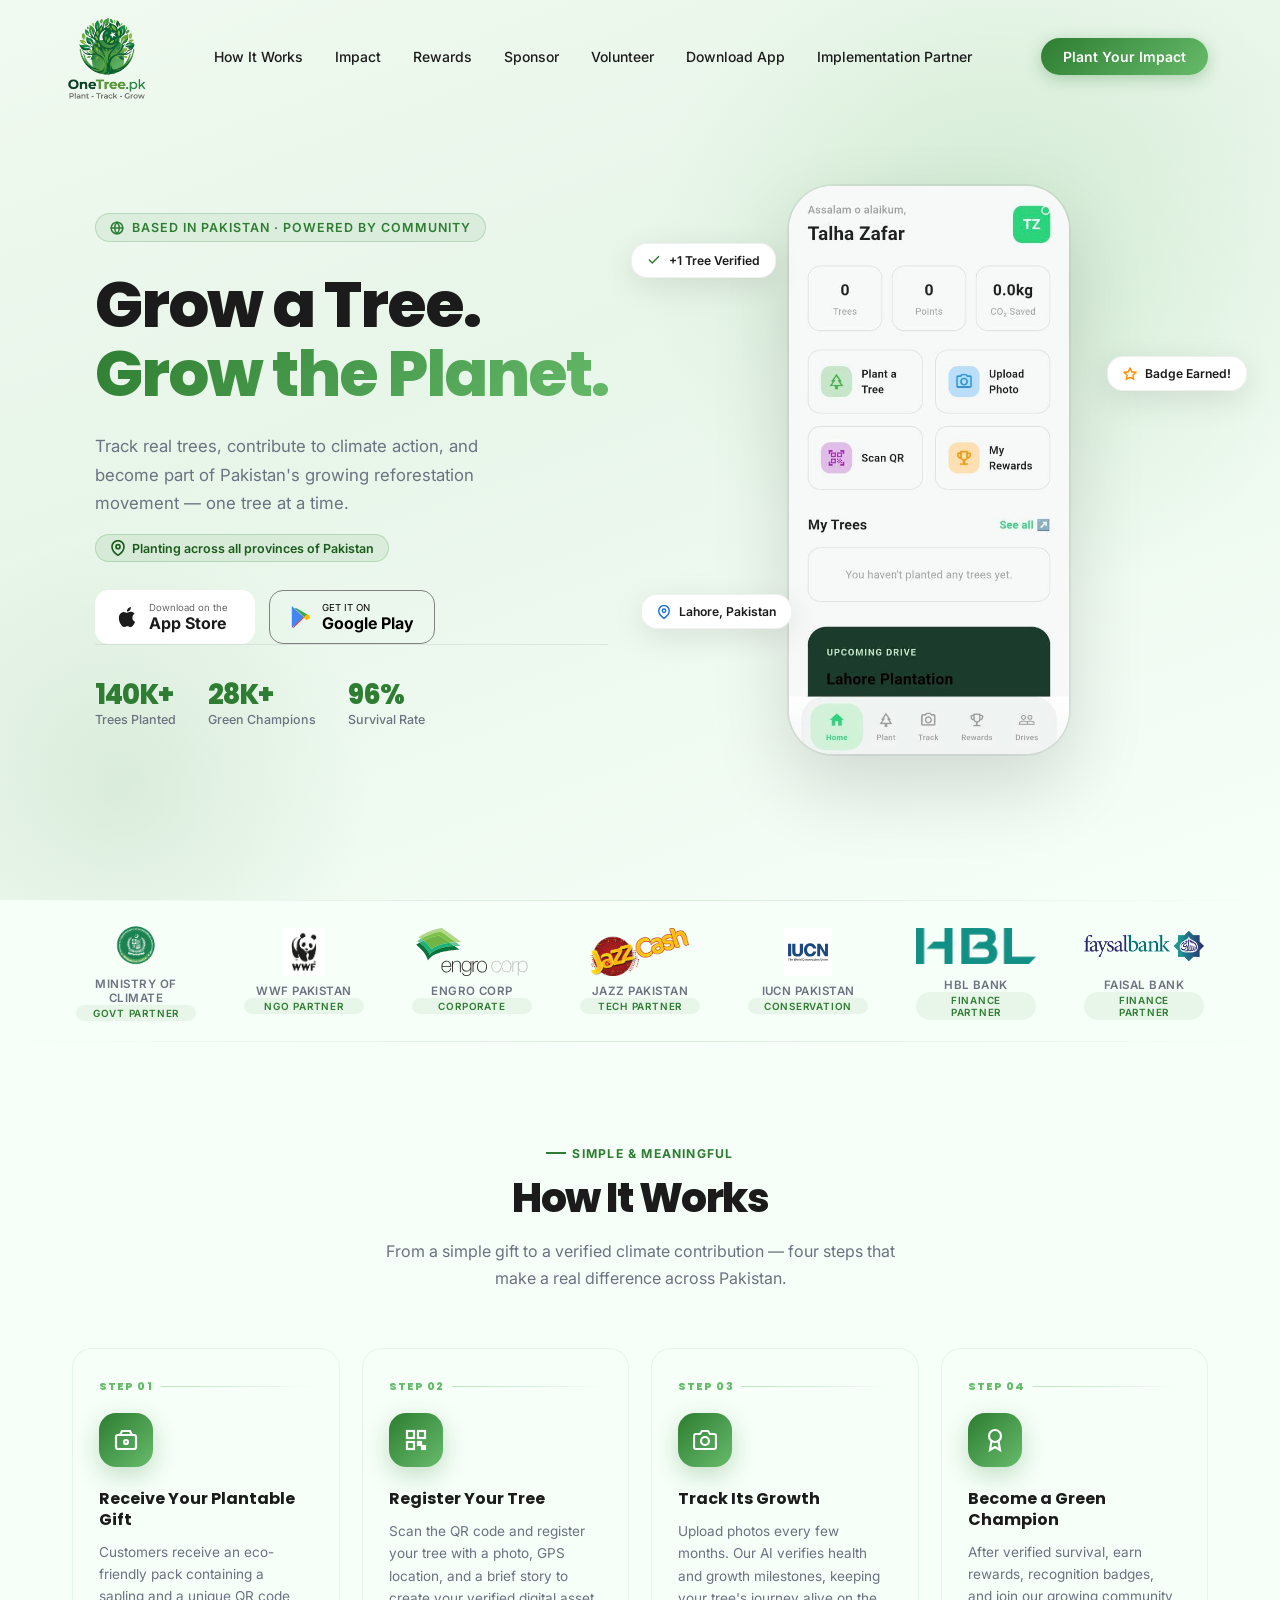
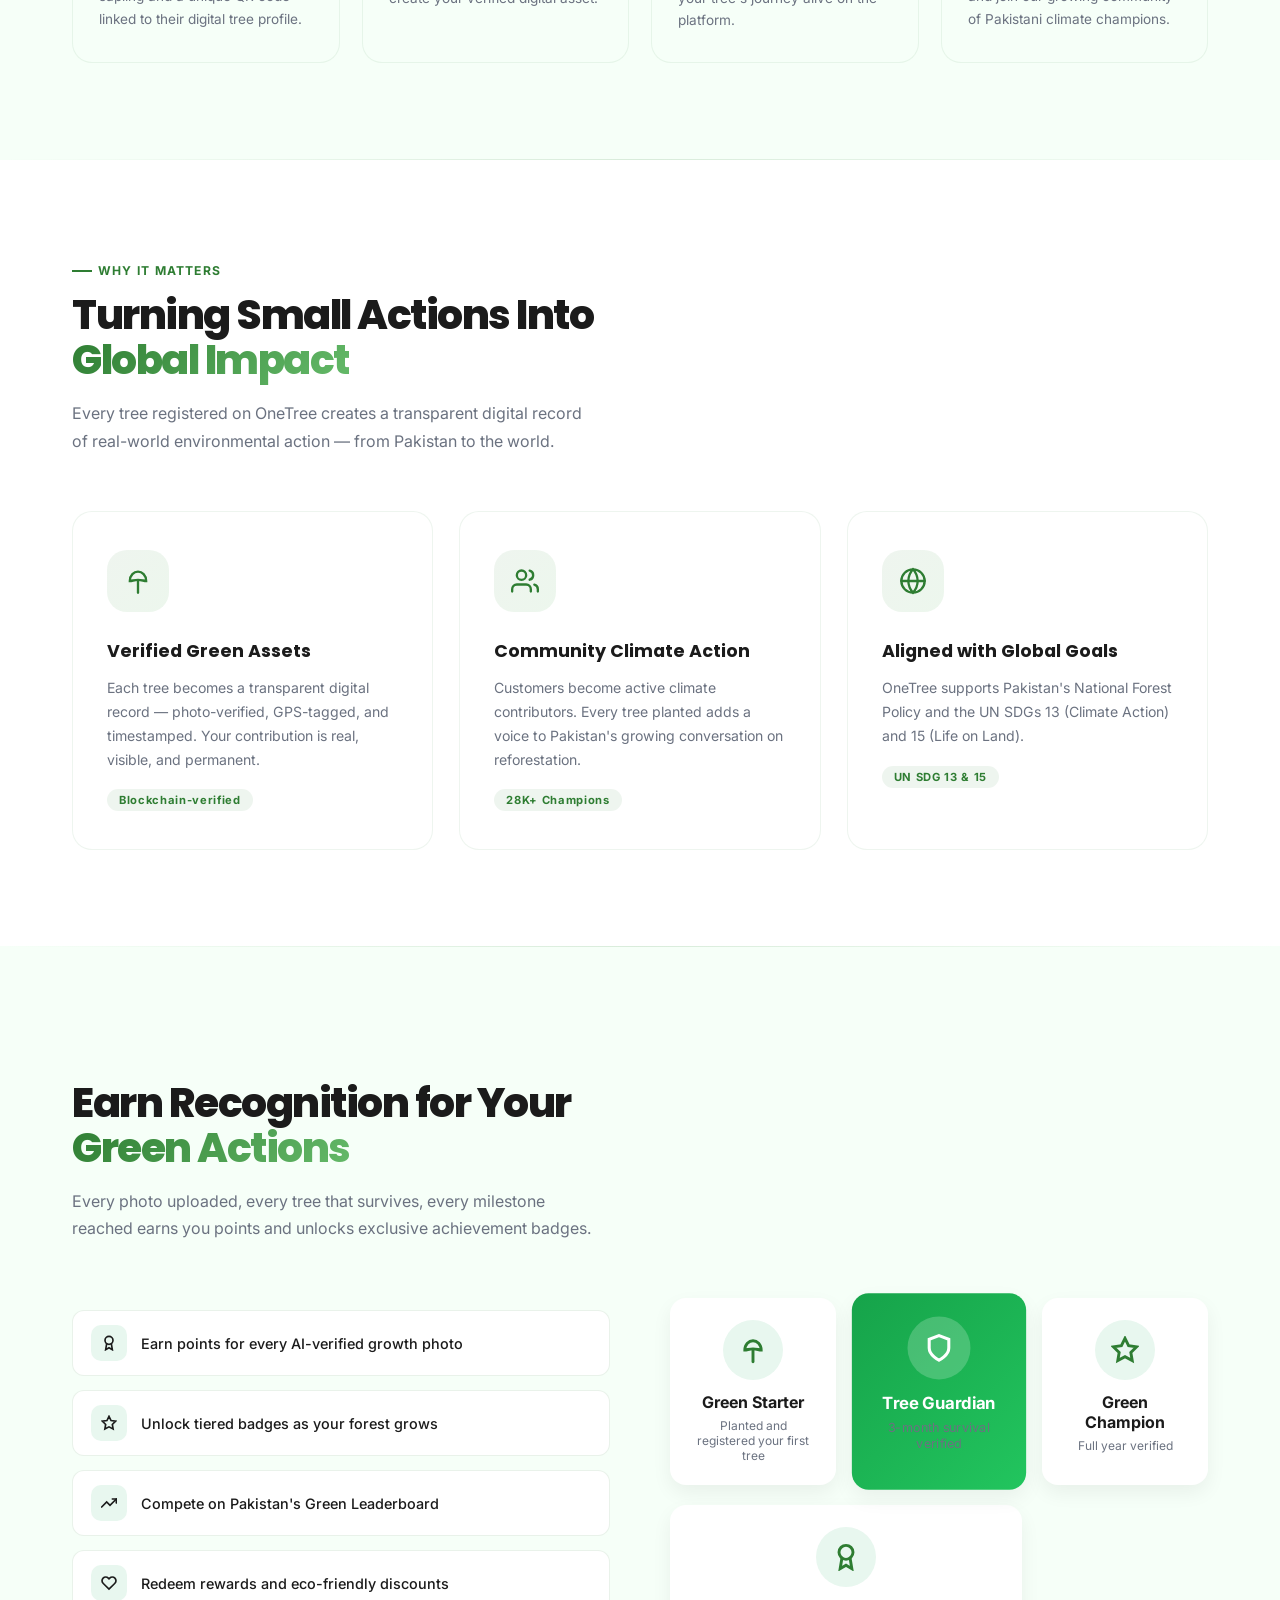
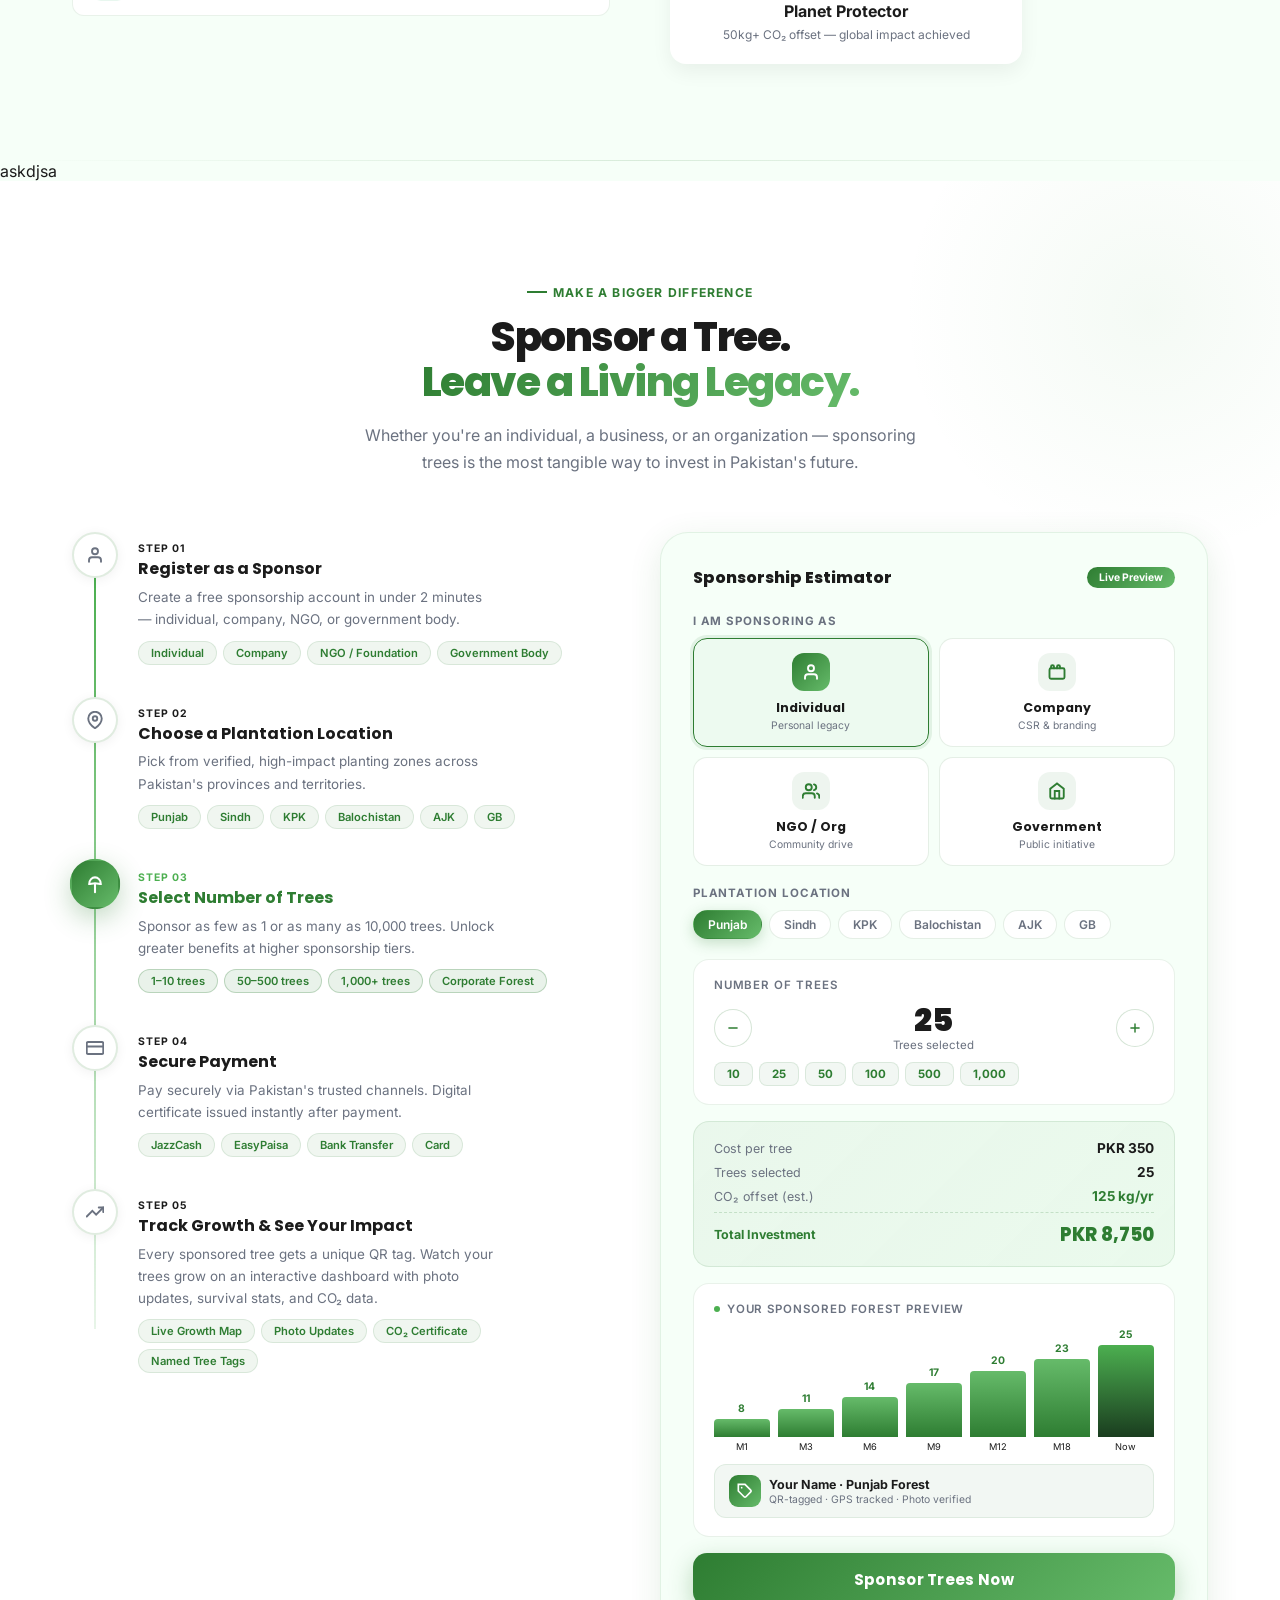
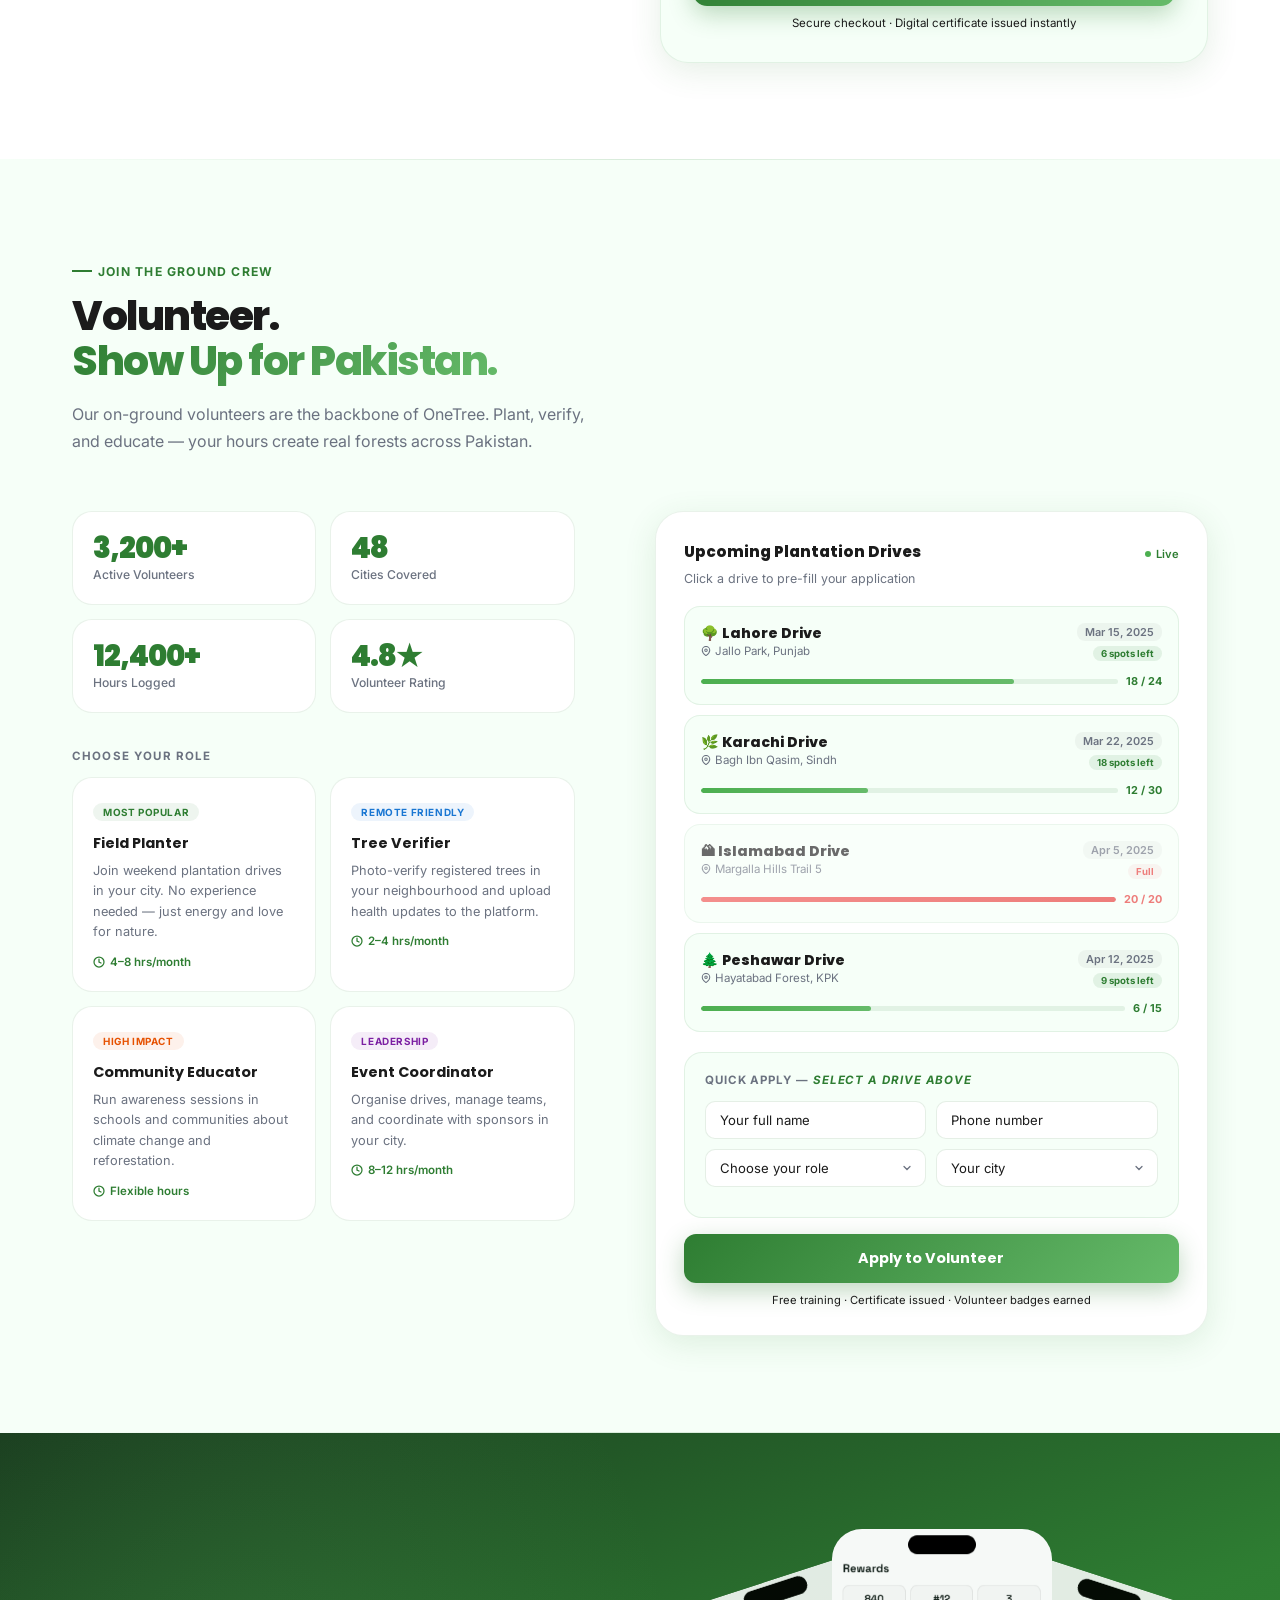
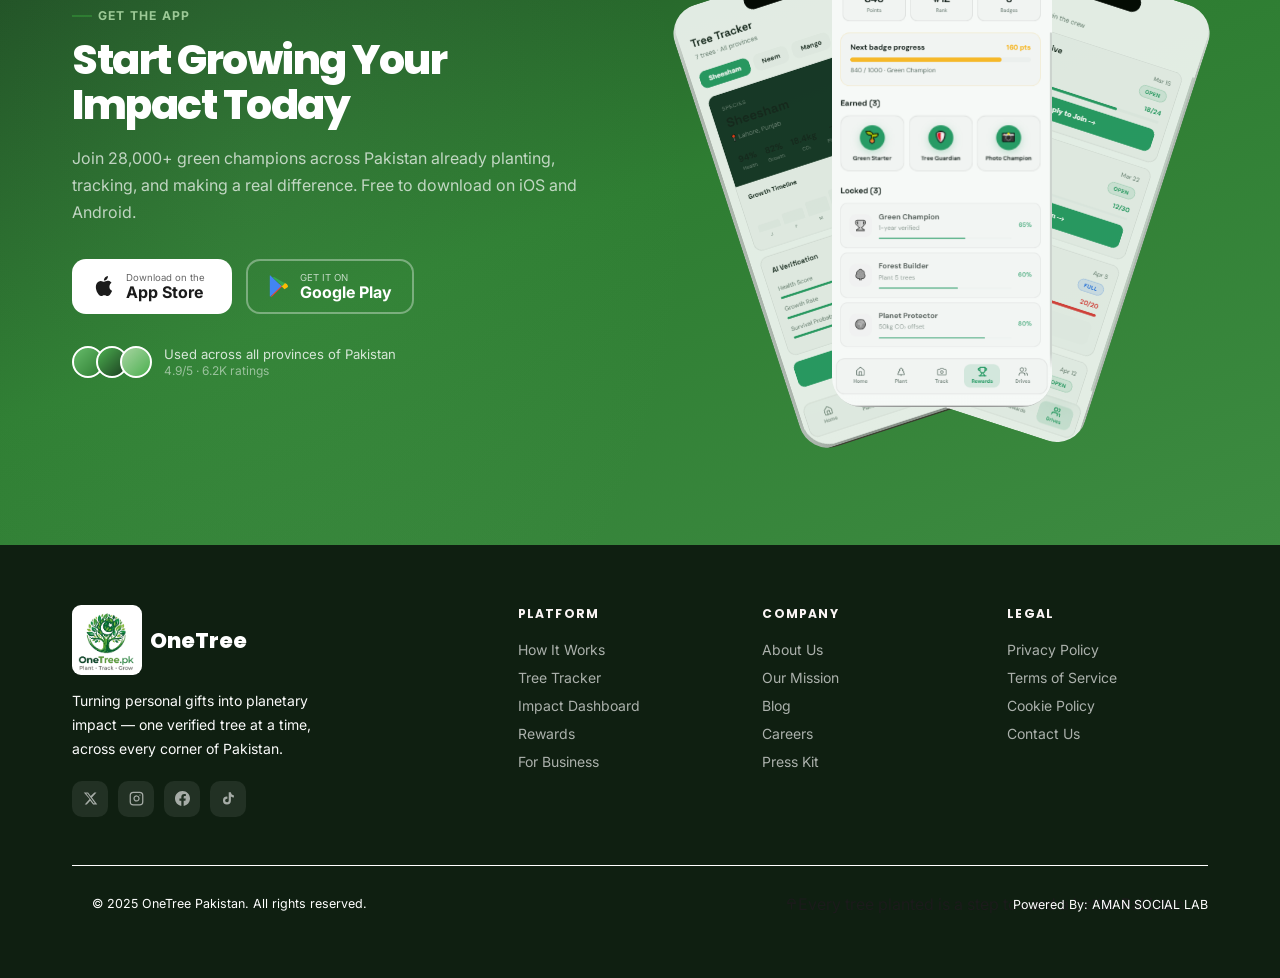
<file: index.html>
<!DOCTYPE html>
<html lang="en">
<head>
<meta charset="UTF-8">
<meta name="viewport" content="width=device-width, initial-scale=1.0">
<title>OneTree — Grow a Tree. Grow the Planet. Pakistan</title>
<meta name="description" content="Track real trees, contribute to climate action, and become part of Pakistan's growing reforestation movement.">
<meta name="theme-color" content="#2E7D32">
<!-- Open Graph (for social sharing previews) -->
<meta property="og:title" content="OneTree Pakistan">
<meta property="og:description" content="Grow a Tree. Grow the Planet.">
<meta property="og:type" content="website">
<link href="https://fonts.googleapis.com/css2?family=Poppins:wght@300;400;500;600;700;800;900&family=Inter:wght@300;400;500;600&display=swap" rel="stylesheet">
<link rel="stylesheet" href="css/style.css">
<script>
  (function redirectLegacyTreeHashRoute() {
    const hash = window.location.hash || '';
    const match = hash.match(/^#\/tree\/([^/?#]+)/i);
    if (!match) return;

    const identifier = decodeURIComponent(match[1]).trim();
    if (!/^[A-Za-z0-9_-]{1,128}$/.test(identifier)) return;

    const pathname = window.location.pathname || '/';
    const basePath = pathname.endsWith('.html')
      ? pathname.slice(0, pathname.lastIndexOf('/') + 1)
      : (pathname.endsWith('/') ? pathname : pathname + '/');

    const target = basePath + 'public-tree.html?tree_code=' + encodeURIComponent(identifier);
    window.location.replace(target);
  })();
</script>
</head>
<body>

<!-- ─── MOBILE MENU ──────────────────────────────────────── -->
<div class="mobile-menu" id="mobileMenu">
  <span class="close-btn" onclick="closeMobile()">×</span>
  <a href="#" onclick="closeMobile()">Home</a>
  <a href="#how" onclick="closeMobile()">How It Works</a>
  <a href="#impact" onclick="closeMobile()">Impact</a>
  <a href="#rewards" onclick="closeMobile()">Rewards</a>
  <a href="#sponsor-tree" onclick="closeMobile()">Sponsor</a>
  <a href="#volunteer" onclick="closeMobile()">Volunteer</a>
  <a href="#download" onclick="closeMobile()">Download App</a>
  <a href="#download" class="btn-nav" onclick="closeMobile()" style="font-size:1rem;padding:14px 32px;">Plant Your Impact</a>
</div>

<!-- ─── NAVBAR ───────────────────────────────────────────── -->
<nav id="navbar">
  <div class="nav-inner">
    <a href="#" class="nav-logo">
      <div class="nav-logo-icon" style="padding: 10px;">
        <img src="images\onetree.png" alt="logo" width="100px"  height="100px">
      </div>
    </a>
    <ul class="nav-links">
      <li><a href="#how">How It Works</a></li>
      <li><a href="#impact">Impact</a></li>
      <li><a href="#rewards">Rewards</a></li>
      <li><a href="#sponsor-tree">Sponsor</a></li>
      <li><a href="#volunteer">Volunteer</a></li>
      <li><a href="#download">Download App</a></li>
      <li><a href="#implementation ">Implementation Partner </a></li>
    </ul>
    <a href="#download" class="btn-nav">Plant Your Impact</a>
    <div class="hamburger" onclick="openMobile()">
      <span></span><span></span><span></span>
    </div>
  </div>
</nav>

<!-- ─── HERO ─────────────────────────────────────────────── -->
<section id="hero">
  <div class="hero-bg"></div>
  <div class="hero-blob-1"></div>
  <div class="hero-blob-2"></div>
  <div class="hero-grid">
    <div class="hero-content">
      <div class="hero-eyebrow reveal">
        <svg width="14" height="14" viewBox="0 0 24 24" fill="none" stroke="currentColor" stroke-width="2.5" stroke-linecap="round"><circle cx="12" cy="12" r="10"/><line x1="2" y1="12" x2="22" y2="12"/><path d="M12 2a15.3 15.3 0 0 1 4 10 15.3 15.3 0 0 1-4 10 15.3 15.3 0 0 1-4-10 15.3 15.3 0 0 1 4-10z"/></svg>
        Based in Pakistan · Powered by Community
      </div>
      <h1 class="hero-title reveal reveal-delay-1">
        Grow a Tree.<br>
        <span class="highlight">Grow the Planet.</span>
      </h1>
      <p class="hero-sub reveal reveal-delay-2">Track real trees, contribute to climate action, and become part of Pakistan's growing reforestation movement — one tree at a time.</p>
      <div class="pk-badge reveal reveal-delay-2">
        <svg width="13" height="13" viewBox="0 0 24 24" fill="none" stroke="currentColor" stroke-width="2.5" stroke-linecap="round"><path d="M21 10c0 7-9 13-9 13s-9-6-9-13a9 9 0 0 1 18 0z"/><circle cx="12" cy="10" r="3"/></svg>
        Planting across all provinces of Pakistan
      </div>
      <div style="display:flex;gap:14px;flex-wrap:wrap">
          <a href="#" style="display:flex;align-items:center;gap:10px;background:white;color:#1B1B1B;padding:12px 20px;border-radius:14px;text-decoration:none;transition:all 0.3s;min-width:160px">
            <svg width="24" height="24" viewBox="0 0 24 24" fill="#1B1B1B"><path d="M18.71 19.5c-.83 1.24-1.71 2.45-3.05 2.47-1.34.03-1.77-.79-3.29-.79-1.53 0-2 .77-3.27.82-1.31.05-2.3-1.32-3.14-2.53C4.25 17 2.94 12.45 4.7 9.39c.87-1.52 2.43-2.48 4.12-2.51 1.28-.02 2.5.87 3.29.87.78 0 2.26-1.07 3.8-.91.65.03 2.47.26 3.64 1.98-.09.06-2.17 1.28-2.15 3.81.03 3.02 2.65 4.03 2.68 4.04-.03.07-.42 1.44-1.38 2.83M13 3.5c.73-.83 1.94-1.46 2.94-1.5.13 1.17-.34 2.35-1.04 3.19-.69.85-1.83 1.51-2.95 1.42-.15-1.15.41-2.35 1.05-3.11z"/></svg>
            <div><div style="font-size:0.6rem;color:#666;line-height:1;margin-bottom:2px">Download on the</div><div style="font-size:1rem;font-weight:700;line-height:1">App Store</div></div>
          </a>
          <a href="#" style="display:flex;align-items:center;gap:10px;background:transparent;color: black;padding:12px 20px;border-radius:14px;text-decoration:none;transition:all 0.3s;min-width:160px;border:1px solid gray">
            <svg width="22" height="22" viewBox="0 0 24 24" fill="none"><path d="M3.18 23.76c.3.17.64.2.96.09l11.37-11.37L11.9 9.3 3.18 23.76z" fill="#EA4335"/><path d="M20.93 10.03l-2.96-1.7L14.5 12l3.47 3.47 3-1.72a1.5 1.5 0 0 0 0-2.72z" fill="#FBBC05"/><path d="M2.22.24A1.5 1.5 0 0 0 2 1v22a1.5 1.5 0 0 0 .22.76l.1.1L14.5 12 2.32.14l-.1.1z" fill="#4285F4"/><path d="M15.51 12l2.96-2.96-11.37-6.57a1.5 1.5 0 0 0-1.92.14L15.51 12z" fill="#34A853"/></svg>
            <div><div style="font-size:0.6rem;color:black;line-height:1;margin-bottom:2px">GET IT ON</div><div style="font-size:1rem;font-weight:700;line-height:1">Google Play</div></div>
          </a>
      </div>
      <div class="hero-stats reveal reveal-delay-4">
        <div><div class="stat-num">140K+</div><div class="stat-label">Trees Planted</div></div>
        <div><div class="stat-num">28K+</div><div class="stat-label">Green Champions</div></div>
        <div><div class="stat-num">96%</div><div class="stat-label">Survival Rate</div></div>
      </div>
    </div>
    <!-- Phone visual (kept inline for brevity) -->
    <div class="hero-visual">
      <div class="eco-float" style="top:10%;left:-8%">
        <div class="eco-chip">
          <svg width="14" height="14" viewBox="0 0 24 24" fill="none" stroke="#2E7D32" stroke-width="2.5" stroke-linecap="round"><polyline points="20 6 9 17 4 12"/></svg>
          +1 Tree Verified
        </div>
      </div>
      <div class="eco-float" style="top:30%;right:-12%">
        <div class="eco-chip">
          <svg width="14" height="14" viewBox="0 0 24 24" fill="none" stroke="#FF8F00" stroke-width="2.5" stroke-linecap="round"><polygon points="12 2 15.09 8.26 22 9.27 17 14.14 18.18 21.02 12 17.77 5.82 21.02 7 14.14 2 9.27 8.91 8.26 12 2"/></svg>
          Badge Earned!
        </div>
      </div>
      <div class="eco-float" style="bottom:22%;left:-6%">
        <div class="eco-chip">
          <svg width="14" height="14" viewBox="0 0 24 24" fill="none" stroke="#1976D2" stroke-width="2.5" stroke-linecap="round"><path d="M21 10c0 7-9 13-9 13s-9-6-9-13a9 9 0 0 1 18 0z"/><circle cx="12" cy="10" r="3"/></svg>
          Lahore, Pakistan
        </div>
      </div>
      <div class="phone-mockup">
  <img src="images/front.jpeg" alt="Dashboard Preview" style="width:100%; height:auto;">
</div>
    </div>
  </div>
</section>

<div class="divider"></div>

<!-- ─── SPONSORS ──────────────────────────────────────────── -->
<div class="sponsors-row reveal reveal-delay-2">

  <!-- Ministry of Climate -->
  <div class="sponsor-item">
    <div class="sponsor-logo">
      <img src="images/mcce.png" alt="Ministry of Climate">
    </div>
    <div class="sponsor-name">Ministry of Climate</div>
    <div class="sponsor-type">Govt Partner</div>
  </div>

  <!-- WWF Pakistan -->
  <div class="sponsor-item">
    <div class="sponsor-logo">
      <img src="images/wwf.png" alt="WWF Pakistan">
    </div>
    <div class="sponsor-name">WWF Pakistan</div>
    <div class="sponsor-type">NGO Partner</div>
  </div>

  <!-- Engro -->
  <div class="sponsor-item">
    <div class="sponsor-logo">
      <img src="images/engro-seeklogo.svg" alt="Engro">
    </div>
    <div class="sponsor-name">Engro Corp</div>
    <div class="sponsor-type">Corporate</div>
  </div>

  <!-- Jazz -->
  <div class="sponsor-item">
    <div class="sponsor-logo">
      <img src="images/jazz-cash-seeklogo.png" alt="Jazz Cash">
    </div>
    <div class="sponsor-name">Jazz Pakistan</div>
    <div class="sponsor-type">Tech Partner</div>
  </div>

  <!-- IUCN -->
  <div class="sponsor-item">
    <div class="sponsor-logo">
      <img src="images/iucn.svg" alt="IUCN">
    </div>
    <div class="sponsor-name">IUCN Pakistan</div>
    <div class="sponsor-type">Conservation</div>
  </div>

  <!-- HBL -->
  <div class="sponsor-item">
    <div class="sponsor-logo">
      <img src="images/hbl-seeklogo.png" alt="HBL">
    </div>
    <div class="sponsor-name">HBL Bank</div>
    <div class="sponsor-type">Finance Partner</div>
  </div>
  <!-- Faisal Bank -->
  <div class="sponsor-item">
    <div class="sponsor-logo">
      <img src="images/faisal bank.png" alt="Faisal Bank">
    </div>
    <div class="sponsor-name">Faisal Bank</div>
    <div class="sponsor-type">Finance Partner</div>
  </div>

</div>
<div class="divider"></div>

<!-- ─── HOW IT WORKS ──────────────────────────────────────── -->
<section id="how" class="section">
  <div class="container">
    <div class="section-header center">
      <div class="section-eyebrow reveal">Simple &amp; Meaningful</div>
      <h2 class="section-title reveal reveal-delay-1">How It Works</h2>
      <p class="section-sub reveal reveal-delay-2" style="margin:0 auto">From a simple gift to a verified climate contribution — four steps that make a real difference across Pakistan.</p>
    </div>
    <div class="steps-grid">
      <div class="step-card reveal">
        <div class="step-num">Step 01</div>
        <div class="step-icon-wrap"><svg width="24" height="24" viewBox="0 0 24 24" fill="none" stroke="white" stroke-width="2.2" stroke-linecap="round"><path d="M20 7H4a2 2 0 0 0-2 2v10a2 2 0 0 0 2 2h16a2 2 0 0 0 2-2V9a2 2 0 0 0-2-2z"/><path d="M16 3H8l-2 4h12l-2-4z"/><circle cx="12" cy="14" r="2"/></svg></div>
        <div class="step-title">Receive Your Plantable Gift</div>
        <div class="step-desc">Customers receive an eco-friendly pack containing a sapling and a unique QR code linked to their digital tree profile.</div>
      </div>
      <div class="step-card reveal reveal-delay-1">
        <div class="step-num">Step 02</div>
        <div class="step-icon-wrap"><svg width="24" height="24" viewBox="0 0 24 24" fill="none" stroke="white" stroke-width="2.2" stroke-linecap="round"><rect x="3" y="3" width="7" height="7"/><rect x="14" y="3" width="7" height="7"/><rect x="3" y="14" width="7" height="7"/><rect x="14" y="14" width="3" height="3"/><rect x="18" y="18" width="3" height="3"/></svg></div>
        <div class="step-title">Register Your Tree</div>
        <div class="step-desc">Scan the QR code and register your tree with a photo, GPS location, and a brief story to create your verified digital asset.</div>
      </div>
      <div class="step-card reveal reveal-delay-2">
        <div class="step-num">Step 03</div>
        <div class="step-icon-wrap"><svg width="24" height="24" viewBox="0 0 24 24" fill="none" stroke="white" stroke-width="2.2" stroke-linecap="round"><path d="M23 19a2 2 0 0 1-2 2H3a2 2 0 0 1-2-2V8a2 2 0 0 1 2-2h4l2-3h6l2 3h4a2 2 0 0 1 2 2z"/><circle cx="12" cy="13" r="4"/></svg></div>
        <div class="step-title">Track Its Growth</div>
        <div class="step-desc">Upload photos every few months. Our AI verifies health and growth milestones, keeping your tree's journey alive on the platform.</div>
      </div>
      <div class="step-card reveal reveal-delay-3">
        <div class="step-num">Step 04</div>
        <div class="step-icon-wrap"><svg width="24" height="24" viewBox="0 0 24 24" fill="none" stroke="white" stroke-width="2.2" stroke-linecap="round"><circle cx="12" cy="8" r="6"/><path d="M15.477 12.89L17 22l-5-3-5 3 1.523-9.11"/></svg></div>
        <div class="step-title">Become a Green Champion</div>
        <div class="step-desc">After verified survival, earn rewards, recognition badges, and join our growing community of Pakistani climate champions.</div>
      </div>
    </div>
  </div>
</section>

<div class="divider"></div>

<!-- ─── IMPACT ────────────────────────────────────────────── -->
<section id="impact" class="section section-alt">
  <div class="container">
    <div class="section-header">
      <div class="section-eyebrow reveal">Why It Matters</div>
      <h2 class="section-title reveal reveal-delay-1">Turning Small Actions Into<br><span class="gradient-text">Global Impact</span></h2>
      <p class="section-sub reveal reveal-delay-2">Every tree registered on OneTree creates a transparent digital record of real-world environmental action — from Pakistan to the world.</p>
    </div>
    <div class="impact-grid">
      <div class="impact-card reveal">
        <div class="impact-icon"><svg width="28" height="28" viewBox="0 0 24 24" fill="none" stroke="currentColor" stroke-width="2" stroke-linecap="round"><path d="M12 22V12"/><path d="M5 12C5 7 8.5 4 12 4c3.5 0 7 3 7 8-2 0-4-1-7-1s-5 1-7 1z"/></svg></div>
        <div class="impact-title">Verified Green Assets</div>
        <div class="impact-desc">Each tree becomes a transparent digital record — photo-verified, GPS-tagged, and timestamped. Your contribution is real, visible, and permanent.</div>
        <div class="impact-tag">Blockchain-verified</div>
      </div>
      <div class="impact-card reveal reveal-delay-1">
        <div class="impact-icon"><svg width="28" height="28" viewBox="0 0 24 24" fill="none" stroke="currentColor" stroke-width="2" stroke-linecap="round"><path d="M17 21v-2a4 4 0 0 0-4-4H5a4 4 0 0 0-4 4v2"/><circle cx="9" cy="7" r="4"/><path d="M23 21v-2a4 4 0 0 0-3-3.87M16 3.13a4 4 0 0 1 0 7.75"/></svg></div>
        <div class="impact-title">Community Climate Action</div>
        <div class="impact-desc">Customers become active climate contributors. Every tree planted adds a voice to Pakistan's growing conversation on reforestation.</div>
        <div class="impact-tag">28K+ Champions</div>
      </div>
      <div class="impact-card reveal reveal-delay-2">
        <div class="impact-icon"><svg width="28" height="28" viewBox="0 0 24 24" fill="none" stroke="currentColor" stroke-width="2" stroke-linecap="round"><circle cx="12" cy="12" r="10"/><line x1="2" y1="12" x2="22" y2="12"/><path d="M12 2a15.3 15.3 0 0 1 4 10 15.3 15.3 0 0 1-4 10 15.3 15.3 0 0 1-4-10 15.3 15.3 0 0 1 4-10z"/></svg></div>
        <div class="impact-title">Aligned with Global Goals</div>
        <div class="impact-desc">OneTree supports Pakistan's National Forest Policy and the UN SDGs 13 (Climate Action) and 15 (Life on Land).</div>
        <div class="impact-tag">UN SDG 13 &amp; 15</div>
      </div>
    </div>
  </div>
</section>

<div class="divider"></div>

<!-- ─── REWARDS ───────────────────────────────────────────── -->
<section id="rewards" class="section">
  <div class="container">
    <div class="section-header">
      <div class="section-eyebrow reveal">Gamified Impact</div>
      <h2 class="section-title reveal reveal-delay-1">Earn Recognition for Your<br><span class="gradient-text">Green Actions</span></h2>
      <p class="section-sub reveal reveal-delay-2">Every photo uploaded, every tree that survives, every milestone reached earns you points and unlocks exclusive achievement badges.</p>
    </div>
    <div class="rewards-layout">
      <div class="reveal">
        <div style="display:flex;flex-direction:column;gap:14px;margin-bottom:36px">
          <div class="perk-row"><div class="perk-icon"><svg width="16" height="16" viewBox="0 0 24 24" fill="none" stroke="currentColor" stroke-width="2.5" stroke-linecap="round"><circle cx="12" cy="8" r="6"/><path d="M15.477 12.89L17 22l-5-3-5 3 1.523-9.11"/></svg></div><div class="perk-text">Earn points for every AI-verified growth photo</div></div>
          <div class="perk-row"><div class="perk-icon"><svg width="16" height="16" viewBox="0 0 24 24" fill="none" stroke="currentColor" stroke-width="2.5" stroke-linecap="round"><polygon points="12 2 15.09 8.26 22 9.27 17 14.14 18.18 21.02 12 17.77 5.82 21.02 7 14.14 2 9.27 8.91 8.26 12 2"/></svg></div><div class="perk-text">Unlock tiered badges as your forest grows</div></div>
          <div class="perk-row"><div class="perk-icon"><svg width="16" height="16" viewBox="0 0 24 24" fill="none" stroke="currentColor" stroke-width="2.5" stroke-linecap="round"><polyline points="23 6 13.5 15.5 8.5 10.5 1 18"/><polyline points="17 6 23 6 23 12"/></svg></div><div class="perk-text">Compete on Pakistan's Green Leaderboard</div></div>
          <div class="perk-row"><div class="perk-icon"><svg width="16" height="16" viewBox="0 0 24 24" fill="none" stroke="currentColor" stroke-width="2.5" stroke-linecap="round"><path d="M20.84 4.61a5.5 5.5 0 0 0-7.78 0L12 5.67l-1.06-1.06a5.5 5.5 0 0 0-7.78 7.78l1.06 1.06L12 21.23l7.78-7.78 1.06-1.06a5.5 5.5 0 0 0 0-7.78z"/></svg></div><div class="perk-text">Redeem rewards and eco-friendly discounts</div></div>
        </div>
      </div>
      <div class="badges-display reveal reveal-delay-1">
        <div class="badge-card"><div class="badge-circle"><svg width="28" height="28" viewBox="0 0 24 24" fill="none" stroke="var(--g-primary)" stroke-width="2.5" stroke-linecap="round"><path d="M12 22V12"/><path d="M5 12C5 7 8.5 4 12 4c3.5 0 7 3 7 8-2 0-4-1-7-1s-5 1-7 1z"/></svg></div><div class="badge-name">Green Starter</div><div class="badge-desc">Planted and registered your first tree</div></div>
        <div class="badge-card featured"><div class="badge-circle"><svg width="28" height="28" viewBox="0 0 24 24" fill="none" stroke="white" stroke-width="2.5" stroke-linecap="round"><path d="M12 22s8-4 8-10V5l-8-3-8 3v7c0 6 8 10 8 10z"/></svg></div><div class="badge-name">Tree Guardian</div><div class="badge-desc">3-month survival verified</div></div>
        <div class="badge-card"><div class="badge-circle"><svg width="28" height="28" viewBox="0 0 24 24" fill="none" stroke="var(--g-primary)" stroke-width="2.5" stroke-linecap="round"><polygon points="12 2 15.09 8.26 22 9.27 17 14.14 18.18 21.02 12 17.77 5.82 21.02 7 14.14 2 9.27 8.91 8.26 12 2"/></svg></div><div class="badge-name">Green Champion</div><div class="badge-desc">Full year verified</div></div>
        <div class="badge-card" style="grid-column:span 2"><div class="badge-circle" style="margin:0 auto 14px"><svg width="28" height="28" viewBox="0 0 24 24" fill="none" stroke="var(--g-primary)" stroke-width="2.5" stroke-linecap="round"><circle cx="12" cy="8" r="6"/><path d="M15.477 12.89L17 22l-5-3-5 3 1.523-9.11"/></svg></div><div class="badge-name">Planet Protector</div><div class="badge-desc">50kg+ CO₂ offset — global impact achieved</div></div>
      </div>
    </div>
  </div>
</section>

<div class="divider"></div>

askdjsa
<!-- ─── SPONSOR A TREE ─────────────────────────────────────── -->
<section id="sponsor-tree" class="section section-alt" style="overflow:hidden;position:relative">
  <div class="container" style="position:relative;z-index:1">
    <div class="section-header center">
      <div class="section-eyebrow reveal">Make a Bigger Difference</div>
      <h2 class="section-title reveal reveal-delay-1">Sponsor a Tree.<br><span class="gradient-text">Leave a Living Legacy.</span></h2>
      <p class="section-sub reveal reveal-delay-2" style="max-width:580px;margin:0 auto">Whether you're an individual, a business, or an organization — sponsoring trees is the most tangible way to invest in Pakistan's future.</p>
    </div>
    <div class="sponsor-layout">
      <!-- Steps -->
      <div class="sponsor-steps reveal">
        <div class="sp-step active" data-step="1"><div class="sp-step-left"><div class="sp-num"><svg width="18" height="18" viewBox="0 0 24 24" fill="none" stroke="currentColor" stroke-width="2.5" stroke-linecap="round"><path d="M20 21v-2a4 4 0 0 0-4-4H8a4 4 0 0 0-4 4v2"/><circle cx="12" cy="7" r="4"/></svg></div></div><div class="sp-step-body"><div class="sp-step-tag">Step 01</div><div class="sp-step-title">Register as a Sponsor</div><div class="sp-step-desc">Create a free sponsorship account in under 2 minutes — individual, company, NGO, or government body.</div><div class="sp-step-pills"><span class="sp-pill">Individual</span><span class="sp-pill">Company</span><span class="sp-pill">NGO / Foundation</span><span class="sp-pill">Government Body</span></div></div></div>
        <div class="sp-step" data-step="2"><div class="sp-step-left"><div class="sp-num"><svg width="18" height="18" viewBox="0 0 24 24" fill="none" stroke="currentColor" stroke-width="2.5" stroke-linecap="round"><path d="M21 10c0 7-9 13-9 13s-9-6-9-13a9 9 0 0 1 18 0z"/><circle cx="12" cy="10" r="3"/></svg></div></div><div class="sp-step-body"><div class="sp-step-tag">Step 02</div><div class="sp-step-title">Choose a Plantation Location</div><div class="sp-step-desc">Pick from verified, high-impact planting zones across Pakistan's provinces and territories.</div><div class="sp-step-pills"><span class="sp-pill">Punjab</span><span class="sp-pill">Sindh</span><span class="sp-pill">KPK</span><span class="sp-pill">Balochistan</span><span class="sp-pill">AJK</span><span class="sp-pill">GB</span></div></div></div>
        <div class="sp-step" data-step="3"><div class="sp-step-left"><div class="sp-num"><svg width="18" height="18" viewBox="0 0 24 24" fill="none" stroke="currentColor" stroke-width="2.5" stroke-linecap="round"><path d="M12 22V12"/><path d="M5 12C5 7 8.5 4 12 4c3.5 0 7 3 7 8-2 0-4-1-7-1s-5 1-7 1z"/></svg></div></div><div class="sp-step-body"><div class="sp-step-tag">Step 03</div><div class="sp-step-title">Select Number of Trees</div><div class="sp-step-desc">Sponsor as few as 1 or as many as 10,000 trees. Unlock greater benefits at higher sponsorship tiers.</div><div class="sp-step-pills"><span class="sp-pill">1–10 trees</span><span class="sp-pill">50–500 trees</span><span class="sp-pill">1,000+ trees</span><span class="sp-pill">Corporate Forest</span></div></div></div>
        <div class="sp-step" data-step="4"><div class="sp-step-left"><div class="sp-num"><svg width="18" height="18" viewBox="0 0 24 24" fill="none" stroke="currentColor" stroke-width="2.5" stroke-linecap="round"><rect x="1" y="4" width="22" height="16" rx="2"/><line x1="1" y1="10" x2="23" y2="10"/></svg></div></div><div class="sp-step-body"><div class="sp-step-tag">Step 04</div><div class="sp-step-title">Secure Payment</div><div class="sp-step-desc">Pay securely via Pakistan's trusted channels. Digital certificate issued instantly after payment.</div><div class="sp-step-pills"><span class="sp-pill">JazzCash</span><span class="sp-pill">EasyPaisa</span><span class="sp-pill">Bank Transfer</span><span class="sp-pill">Card</span></div></div></div>
        <div class="sp-step" data-step="5"><div class="sp-step-left"><div class="sp-num"><svg width="18" height="18" viewBox="0 0 24 24" fill="none" stroke="currentColor" stroke-width="2.5" stroke-linecap="round"><polyline points="23 6 13.5 15.5 8.5 10.5 1 18"/><polyline points="17 6 23 6 23 12"/></svg></div></div><div class="sp-step-body"><div class="sp-step-tag">Step 05</div><div class="sp-step-title">Track Growth &amp; See Your Impact</div><div class="sp-step-desc">Every sponsored tree gets a unique QR tag. Watch your trees grow on an interactive dashboard with photo updates, survival stats, and CO₂ data.</div><div class="sp-step-pills"><span class="sp-pill">Live Growth Map</span><span class="sp-pill">Photo Updates</span><span class="sp-pill">CO₂ Certificate</span><span class="sp-pill">Named Tree Tags</span></div></div></div>
      </div>
      <!-- Estimator panel -->
      <div class="sponsor-panel reveal reveal-delay-2">
        <div class="panel-card">
          <div style="display:flex;align-items:center;justify-content:space-between;margin-bottom:24px"><div class="panel-title">Sponsorship Estimator</div><div class="panel-badge">Live Preview</div></div>
          <div style="font-size:0.72rem;font-weight:700;text-transform:uppercase;letter-spacing:0.08em;color:var(--text-muted);margin-bottom:10px">I am sponsoring as</div>
          <div class="sponsor-type-grid">
            <div class="stype-btn sel" onclick="selectType(this,'individual')"><div class="stype-icon"><svg width="18" height="18" viewBox="0 0 24 24" fill="none" stroke="currentColor" stroke-width="2.5" stroke-linecap="round"><path d="M20 21v-2a4 4 0 0 0-4-4H8a4 4 0 0 0-4 4v2"/><circle cx="12" cy="7" r="4"/></svg></div><div class="stype-label">Individual</div><div class="stype-sub">Personal legacy</div></div>
            <div class="stype-btn" onclick="selectType(this,'company')"><div class="stype-icon"><svg width="18" height="18" viewBox="0 0 24 24" fill="none" stroke="currentColor" stroke-width="2.5" stroke-linecap="round"><rect x="2" y="7" width="20" height="14" rx="2"/><path d="M16 7V5a2 2 0 0 0-4 0v2M8 7V5a2 2 0 0 0-4 0v2"/></svg></div><div class="stype-label">Company</div><div class="stype-sub">CSR &amp; branding</div></div>
            <div class="stype-btn" onclick="selectType(this,'ngo')"><div class="stype-icon"><svg width="18" height="18" viewBox="0 0 24 24" fill="none" stroke="currentColor" stroke-width="2.5" stroke-linecap="round"><path d="M17 21v-2a4 4 0 0 0-4-4H5a4 4 0 0 0-4 4v2"/><circle cx="9" cy="7" r="4"/><path d="M23 21v-2a4 4 0 0 0-3-3.87M16 3.13a4 4 0 0 1 0 7.75"/></svg></div><div class="stype-label">NGO / Org</div><div class="stype-sub">Community drive</div></div>
            <div class="stype-btn" onclick="selectType(this,'govt')"><div class="stype-icon"><svg width="18" height="18" viewBox="0 0 24 24" fill="none" stroke="currentColor" stroke-width="2.5" stroke-linecap="round"><path d="M3 9l9-7 9 7v11a2 2 0 0 1-2 2H5a2 2 0 0 1-2-2z"/><polyline points="9 22 9 12 15 12 15 22"/></svg></div><div class="stype-label">Government</div><div class="stype-sub">Public initiative</div></div>
          </div>
          <div style="font-size:0.72rem;font-weight:700;text-transform:uppercase;letter-spacing:0.08em;color:var(--text-muted);margin-bottom:10px">Plantation Location</div>
          <div class="loc-grid">
            <div class="loc-chip sel" onclick="selectLoc(this)">Punjab</div>
            <div class="loc-chip" onclick="selectLoc(this)">Sindh</div>
            <div class="loc-chip" onclick="selectLoc(this)">KPK</div>
            <div class="loc-chip" onclick="selectLoc(this)">Balochistan</div>
            <div class="loc-chip" onclick="selectLoc(this)">AJK</div>
            <div class="loc-chip" onclick="selectLoc(this)">GB</div>
          </div>
          <div class="tree-counter">
            <div class="counter-label">Number of Trees</div>
            <div class="counter-row">
              <button type="button" class="counter-btn" aria-label="Decrease tree count" onclick="changeCount(-1)"><svg width="14" height="14" viewBox="0 0 24 24" fill="none" stroke="currentColor" stroke-width="2.5" stroke-linecap="round"><line x1="5" y1="12" x2="19" y2="12"/></svg></button>
              <div style="flex:1;text-align:center"><div class="counter-val" id="treeCount">25</div><div class="counter-unit">Trees selected</div></div>
              <button type="button" class="counter-btn" aria-label="Increase tree count" onclick="changeCount(1)"><svg width="14" height="14" viewBox="0 0 24 24" fill="none" stroke="currentColor" stroke-width="2.5" stroke-linecap="round"><line x1="12" y1="5" x2="12" y2="19"/><line x1="5" y1="12" x2="19" y2="12"/></svg></button>
            </div>
            <div class="quick-nums">
              <span class="qnum" onclick="setCount(10)">10</span><span class="qnum" onclick="setCount(25)">25</span><span class="qnum" onclick="setCount(50)">50</span><span class="qnum" onclick="setCount(100)">100</span><span class="qnum" onclick="setCount(500)">500</span><span class="qnum" onclick="setCount(1000)">1,000</span>
            </div>
          </div>
          <div class="cost-card">
            <div class="cost-row"><span class="cost-label">Cost per tree</span><span class="cost-val">PKR 350</span></div>
            <div class="cost-row"><span class="cost-label">Trees selected</span><span class="cost-val" id="costTrees">25</span></div>
            <div class="cost-row"><span class="cost-label">CO₂ offset (est.)</span><span class="cost-val" id="co2Est" style="color:var(--g-primary)">125 kg/yr</span></div>
            <div class="cost-row"><span class="cost-total-label">Total Investment</span><span class="cost-total-val" id="totalCost">PKR 8,750</span></div>
          </div>
          <div style="background:white;border-radius:16px;padding:18px 20px;border:1.5px solid rgba(46,125,50,0.1);margin-bottom:16px">
            <div style="font-size:0.72rem;font-weight:600;color:var(--text-muted);text-transform:uppercase;letter-spacing:0.08em;margin-bottom:12px;display:flex;align-items:center;gap:7px"><div class="live-dot"></div>Your Sponsored Forest Preview</div>
            <div style="display:flex;align-items:flex-end;gap:8px;margin-bottom:12px" id="treeVisualRow"></div>
            <div style="display:flex;align-items:center;gap:8px;background:rgba(46,125,50,0.06);border-radius:12px;padding:10px 14px;border:1px solid rgba(46,125,50,0.1)">
              <div style="width:32px;height:32px;background:var(--grad-main);border-radius:9px;display:flex;align-items:center;justify-content:center;flex-shrink:0"><svg width="16" height="16" viewBox="0 0 24 24" fill="none" stroke="white" stroke-width="2.5" stroke-linecap="round"><path d="M20.59 13.41l-7.17 7.17a2 2 0 0 1-2.83 0L2 12V2h10l8.59 8.59a2 2 0 0 1 0 2.82z"/><line x1="7" y1="7" x2="7.01" y2="7"/></svg></div>
              <div><div style="font-size:0.78rem;font-weight:700;color:var(--text-dark)" id="tagName">Your Name · Punjab Forest</div><div style="font-size:0.65rem;color:var(--text-muted);margin-top:1px">QR-tagged · GPS tracked · Photo verified</div></div>
            </div>
          </div>
          <a href="#" class="btn-sponsor">Sponsor Trees Now</a>
          <div style="text-align:center;font-size:0.72rem;color:var(--text-light);margin-top:10px">Secure checkout · Digital certificate issued instantly</div>
        </div>
      </div>
    </div>
  </div>
</section>

<div class="divider"></div>

<!-- ─── VOLUNTEER ──────────────────────────────────────────── -->
<section id="volunteer" class="section">
  <div class="container">
    <div class="section-header">
      <div class="section-eyebrow reveal">Join the Ground Crew</div>
      <h2 class="section-title reveal reveal-delay-1">Volunteer.<br><span class="gradient-text">Show Up for Pakistan.</span></h2>
      <p class="section-sub reveal reveal-delay-2">Our on-ground volunteers are the backbone of OneTree. Plant, verify, and educate — your hours create real forests across Pakistan.</p>
    </div>
    <div class="vol-layout">
      <!-- Left -->
      <div>
        <div class="vol-stats-row reveal">
          <div class="vol-stat-card"><div class="vol-stat-num">3,200+</div><div class="vol-stat-label">Active Volunteers</div></div>
          <div class="vol-stat-card"><div class="vol-stat-num">48</div><div class="vol-stat-label">Cities Covered</div></div>
          <div class="vol-stat-card"><div class="vol-stat-num">12,400+</div><div class="vol-stat-label">Hours Logged</div></div>
          <div class="vol-stat-card"><div class="vol-stat-num">4.8★</div><div class="vol-stat-label">Volunteer Rating</div></div>
        </div>
        <p style="font-size:0.72rem;font-weight:700;text-transform:uppercase;letter-spacing:0.1em;color:var(--text-muted);margin-bottom:14px" class="reveal">Choose Your Role</p>
        <div class="vol-roles-grid reveal reveal-delay-1">
          <div class="vol-role-card" onclick="selectRole(this,'Field Planter')"><div class="vol-role-badge">Most Popular</div><div class="vol-role-title">Field Planter</div><div class="vol-role-desc">Join weekend plantation drives in your city. No experience needed — just energy and love for nature.</div><div class="vol-commit"><svg width="12" height="12" viewBox="0 0 24 24" fill="none" stroke="currentColor" stroke-width="2.5" stroke-linecap="round"><circle cx="12" cy="12" r="10"/><polyline points="12 6 12 12 16 14"/></svg>4–8 hrs/month</div></div>
          <div class="vol-role-card" onclick="selectRole(this,'Tree Verifier')"><div class="vol-role-badge" style="background:rgba(25,118,210,0.08);color:#1976D2">Remote Friendly</div><div class="vol-role-title">Tree Verifier</div><div class="vol-role-desc">Photo-verify registered trees in your neighbourhood and upload health updates to the platform.</div><div class="vol-commit"><svg width="12" height="12" viewBox="0 0 24 24" fill="none" stroke="currentColor" stroke-width="2.5" stroke-linecap="round"><circle cx="12" cy="12" r="10"/><polyline points="12 6 12 12 16 14"/></svg>2–4 hrs/month</div></div>
          <div class="vol-role-card" onclick="selectRole(this,'Community Educator')"><div class="vol-role-badge" style="background:rgba(230,81,0,0.08);color:#E65100">High Impact</div><div class="vol-role-title">Community Educator</div><div class="vol-role-desc">Run awareness sessions in schools and communities about climate change and reforestation.</div><div class="vol-commit"><svg width="12" height="12" viewBox="0 0 24 24" fill="none" stroke="currentColor" stroke-width="2.5" stroke-linecap="round"><circle cx="12" cy="12" r="10"/><polyline points="12 6 12 12 16 14"/></svg>Flexible hours</div></div>
          <div class="vol-role-card" onclick="selectRole(this,'Event Coordinator')"><div class="vol-role-badge" style="background:rgba(123,31,162,0.08);color:#7B1FA2">Leadership</div><div class="vol-role-title">Event Coordinator</div><div class="vol-role-desc">Organise drives, manage teams, and coordinate with sponsors in your city.</div><div class="vol-commit"><svg width="12" height="12" viewBox="0 0 24 24" fill="none" stroke="currentColor" stroke-width="2.5" stroke-linecap="round"><circle cx="12" cy="12" r="10"/><polyline points="12 6 12 12 16 14"/></svg>8–12 hrs/month</div></div>
        </div>
      </div>
      <!-- Right live panel -->
      <div class="vol-panel reveal reveal-delay-2">
        <div class="vol-panel-card">
          <div style="display:flex;align-items:center;justify-content:space-between;margin-bottom:4px">
            <div class="vol-panel-title">Upcoming Plantation Drives</div>
            <div style="display:flex;align-items:center;gap:5px;font-size:0.7rem;font-weight:600;color:var(--g-primary)"><div class="live-dot"></div>Live</div>
          </div>
          <div class="vol-panel-sub">Click a drive to pre-fill your application</div>
          <div class="drives-list">
            <div class="drive-item" onclick="selectDrive(this,'Lahore','Jallo Park, Punjab','Mar 15, 2025',6)"><div class="drive-top"><div><div class="drive-city">🌳 Lahore Drive</div><div class="drive-location"><svg width="10" height="10" viewBox="0 0 24 24" fill="none" stroke="currentColor" stroke-width="2.5" stroke-linecap="round"><path d="M21 10c0 7-9 13-9 13s-9-6-9-13a9 9 0 0 1 18 0z"/><circle cx="12" cy="10" r="3"/></svg>Jallo Park, Punjab</div></div><div style="text-align:right"><div class="drive-date-tag">Mar 15, 2025</div><div class="drive-status-tag avail" style="margin-top:4px;display:inline-block">6 spots left</div></div></div><div class="drive-slots-row"><div class="slots-bar"><div class="slots-fill" style="width:75%"></div></div><div class="slots-text open">18 / 24</div></div></div>
            <div class="drive-item" onclick="selectDrive(this,'Karachi','Bagh Ibn Qasim, Sindh','Mar 22, 2025',18)"><div class="drive-top"><div><div class="drive-city">🌿 Karachi Drive</div><div class="drive-location"><svg width="10" height="10" viewBox="0 0 24 24" fill="none" stroke="currentColor" stroke-width="2.5" stroke-linecap="round"><path d="M21 10c0 7-9 13-9 13s-9-6-9-13a9 9 0 0 1 18 0z"/><circle cx="12" cy="10" r="3"/></svg>Bagh Ibn Qasim, Sindh</div></div><div style="text-align:right"><div class="drive-date-tag">Mar 22, 2025</div><div class="drive-status-tag avail" style="margin-top:4px;display:inline-block">18 spots left</div></div></div><div class="drive-slots-row"><div class="slots-bar"><div class="slots-fill" style="width:40%"></div></div><div class="slots-text open">12 / 30</div></div></div>
            <div class="drive-item full"><div class="drive-top"><div><div class="drive-city">🏔 Islamabad Drive</div><div class="drive-location"><svg width="10" height="10" viewBox="0 0 24 24" fill="none" stroke="currentColor" stroke-width="2.5" stroke-linecap="round"><path d="M21 10c0 7-9 13-9 13s-9-6-9-13a9 9 0 0 1 18 0z"/><circle cx="12" cy="10" r="3"/></svg>Margalla Hills Trail 5</div></div><div style="text-align:right"><div class="drive-date-tag">Apr 5, 2025</div><div class="drive-status-tag full" style="margin-top:4px;display:inline-block">Full</div></div></div><div class="drive-slots-row"><div class="slots-bar"><div class="slots-fill full-bar" style="width:100%"></div></div><div class="slots-text full">20 / 20</div></div></div>
            <div class="drive-item" onclick="selectDrive(this,'Peshawar','Hayatabad Forest, KPK','Apr 12, 2025',9)"><div class="drive-top"><div><div class="drive-city">🌲 Peshawar Drive</div><div class="drive-location"><svg width="10" height="10" viewBox="0 0 24 24" fill="none" stroke="currentColor" stroke-width="2.5" stroke-linecap="round"><path d="M21 10c0 7-9 13-9 13s-9-6-9-13a9 9 0 0 1 18 0z"/><circle cx="12" cy="10" r="3"/></svg>Hayatabad Forest, KPK</div></div><div style="text-align:right"><div class="drive-date-tag">Apr 12, 2025</div><div class="drive-status-tag avail" style="margin-top:4px;display:inline-block">9 spots left</div></div></div><div class="drive-slots-row"><div class="slots-bar"><div class="slots-fill" style="width:40%"></div></div><div class="slots-text open">6 / 15</div></div></div>
          </div>
          <div class="vol-form-area">
            <span class="vol-form-label">Quick Apply — <span id="selectedDriveLabel" style="color:var(--g-primary);font-style:italic">Select a drive above</span></span>
            <div class="vol-input-row"><input class="vol-input" id="volName" type="text" placeholder="Your full name"><input class="vol-input" id="volPhone" type="tel" placeholder="Phone number"></div>
            <div class="vol-input-row">
              <select class="vol-input vol-select" id="volRole" aria-label="Choose your role"><option value="" disabled selected>Choose your role</option><option>Field Planter</option><option>Tree Verifier</option><option>Community Educator</option><option>Event Coordinator</option></select>
              <select class="vol-input vol-select" id="volCity" aria-label="Your city"><option value="" disabled selected>Your city</option><option>Lahore</option><option>Karachi</option><option>Islamabad</option><option>Peshawar</option><option>Quetta</option><option>Multan</option><option>Faisalabad</option><option>Other</option></select>
            </div>
          </div>
          <div class="vol-success" id="volSuccess">
            <div style="font-size:1.5rem;margin-bottom:8px">🎉</div>
            <div style="font-family:'Poppins',sans-serif;font-size:0.9rem;font-weight:700;color:var(--g-primary);margin-bottom:4px">Application Submitted!</div>
            <div style="font-size:0.78rem;color:var(--text-muted)">We'll WhatsApp you 48hrs before the drive with details.</div>
          </div>
          <button class="btn-vol" onclick="submitVolApp()">Apply to Volunteer</button>
          <div style="text-align:center;font-size:0.7rem;color:var(--text-light);margin-top:10px">Free training · Certificate issued · Volunteer badges earned</div>
        </div>
      </div>
    </div>
  </div>
</section>

<div class="divider"></div>

<!-- ─── DOWNLOAD CTA ───────────────────────────────────────── -->
<section id="download" class="section">
  <div class="container">
    <div class="download-inner">
      <div class="reveal">
        <div class="section-eyebrow" style="color:rgba(168,213,162,0.9)">Get the App</div>
        <h2 class="download-title">Start Growing Your<br>Impact Today</h2>
        <p class="download-sub">Join 28,000+ green champions across Pakistan already planting, tracking, and making a real difference. Free to download on iOS and Android.</p>
        <div style="display:flex;gap:14px;flex-wrap:wrap">
          <a href="#" style="display:flex;align-items:center;gap:10px;background:white;color:#1B1B1B;padding:12px 20px;border-radius:14px;text-decoration:none;transition:all 0.3s;min-width:160px">
            <svg width="24" height="24" viewBox="0 0 24 24" fill="#1B1B1B"><path d="M18.71 19.5c-.83 1.24-1.71 2.45-3.05 2.47-1.34.03-1.77-.79-3.29-.79-1.53 0-2 .77-3.27.82-1.31.05-2.3-1.32-3.14-2.53C4.25 17 2.94 12.45 4.7 9.39c.87-1.52 2.43-2.48 4.12-2.51 1.28-.02 2.5.87 3.29.87.78 0 2.26-1.07 3.8-.91.65.03 2.47.26 3.64 1.98-.09.06-2.17 1.28-2.15 3.81.03 3.02 2.65 4.03 2.68 4.04-.03.07-.42 1.44-1.38 2.83M13 3.5c.73-.83 1.94-1.46 2.94-1.5.13 1.17-.34 2.35-1.04 3.19-.69.85-1.83 1.51-2.95 1.42-.15-1.15.41-2.35 1.05-3.11z"/></svg>
            <div><div style="font-size:0.6rem;color:#666;line-height:1;margin-bottom:2px">Download on the</div><div style="font-size:1rem;font-weight:700;line-height:1">App Store</div></div>
          </a>
          <a href="#" style="display:flex;align-items:center;gap:10px;background:transparent;color:white;padding:12px 20px;border-radius:14px;text-decoration:none;transition:all 0.3s;min-width:160px;border:2px solid rgba(255,255,255,0.35)">
            <svg width="22" height="22" viewBox="0 0 24 24" fill="none"><path d="M3.18 23.76c.3.17.64.2.96.09l11.37-11.37L11.9 9.3 3.18 23.76z" fill="#EA4335"/><path d="M20.93 10.03l-2.96-1.7L14.5 12l3.47 3.47 3-1.72a1.5 1.5 0 0 0 0-2.72z" fill="#FBBC05"/><path d="M2.22.24A1.5 1.5 0 0 0 2 1v22a1.5 1.5 0 0 0 .22.76l.1.1L14.5 12 2.32.14l-.1.1z" fill="#4285F4"/><path d="M15.51 12l2.96-2.96-11.37-6.57a1.5 1.5 0 0 0-1.92.14L15.51 12z" fill="#34A853"/></svg>
            <div><div style="font-size:0.6rem;color:rgba(255,255,255,0.7);line-height:1;margin-bottom:2px">GET IT ON</div><div style="font-size:1rem;font-weight:700;line-height:1">Google Play</div></div>
          </a>
        </div>
        <div style="margin-top:32px;display:flex;align-items:center;gap:12px">
          <div style="display:flex">
            <div style="width:32px;height:32px;border-radius:50%;background:linear-gradient(135deg,#66BB6A,#2E7D32);border:2px solid white;margin-right:-8px"></div>
            <div style="width:32px;height:32px;border-radius:50%;background:linear-gradient(135deg,#4CAF50,#1a3d1f);border:2px solid white;margin-right:-8px"></div>
            <div style="width:32px;height:32px;border-radius:50%;background:linear-gradient(135deg,#A8D5A2,#4CAF50);border:2px solid white"></div>
          </div>
          <div style="color:rgba(255,255,255,0.8);font-size:0.82rem">Used across all provinces of Pakistan<br><span style="color:rgba(255,255,255,0.5);font-size:0.75rem">4.9/5 · 6.2K ratings</span></div>
        </div>
      </div>
      <div class="download-phones reveal reveal-delay-1">
        <div class="phone-hero">

  <img src="images/ph1.PNG" class="phone phone-left" alt="">
  <img src="images/ph2.PNG" class="phone phone-center" alt="">
  <img src="images/ph3.PNG" class="phone phone-right" alt="">

</div>
      </div>
    </div>
  </div>
</section>

<!-- ─── FOOTER ──────────────────────────────────────────────── -->
<footer>
  <div class="container">
    <div class="footer-grid">
      <div>
        <div class="footer-logo">
          <div style="width:70px; height:70px; background-color: white; border-radius:9px; display:flex; align-items:center; justify-content:center;">
  <img src="images/onetree.png" alt="" style="max-width:100%; max-height:100%;">
</div>
          OneTree
        </div>
        <p class="footer-tagline">Turning personal gifts into planetary impact — one verified tree at a time, across every corner of Pakistan.</p>
        <div class="footer-social">
          <a href="#" class="social-btn"><svg width="15" height="15" viewBox="0 0 24 24" fill="currentColor"><path d="M18.244 2.25h3.308l-7.227 8.26 8.502 11.24H16.17l-4.714-6.231-5.401 6.231H2.744l7.737-8.835L1.254 2.25H8.08l4.253 5.622zm-1.161 17.52h1.833L7.084 4.126H5.117z"/></svg></a>
          <a href="#" class="social-btn"><svg width="15" height="15" viewBox="0 0 24 24" fill="none" stroke="currentColor" stroke-width="2" stroke-linecap="round"><rect x="2" y="2" width="20" height="20" rx="5"/><path d="M16 11.37A4 4 0 1 1 12.63 8 4 4 0 0 1 16 11.37z"/><line x1="17.5" y1="6.5" x2="17.51" y2="6.5"/></svg></a>
          <a href="#" class="social-btn"><svg width="15" height="15" viewBox="0 0 24 24" fill="currentColor"><path d="M24 12.073c0-6.627-5.373-12-12-12s-12 5.373-12 12c0 5.99 4.388 10.954 10.125 11.854v-8.385H7.078v-3.47h3.047V9.43c0-3.007 1.792-4.669 4.533-4.669 1.312 0 2.686.235 2.686.235v2.953H15.83c-1.491 0-1.956.925-1.956 1.874v2.25h3.328l-.532 3.47h-2.796v8.385C19.612 23.027 24 18.062 24 12.073z"/></svg></a>
          <a href="#" class="social-btn"><svg width="15" height="15" viewBox="0 0 24 24" fill="currentColor"><path d="M19.59 6.69a4.83 4.83 0 0 1-3.77-4.25V2h-3.45v13.67a2.89 2.89 0 0 1-2.88 2.5 2.89 2.89 0 0 1-2.89-2.89 2.89 2.89 0 0 1 2.89-2.89c.28 0 .54.04.79.1V9.01a6.27 6.27 0 0 0-.79-.05 6.34 6.34 0 0 0-6.34 6.34 6.34 6.34 0 0 0 6.34 6.34 6.34 6.34 0 0 0 6.33-6.34V8.69a8.18 8.18 0 0 0 4.78 1.52V6.76a4.85 4.85 0 0 1-1.01-.07z"/></svg></a>
        </div>
      </div>
      <div><div class="footer-col-title">Platform</div><div class="footer-links"><a href="#">How It Works</a><a href="#">Tree Tracker</a><a href="#">Impact Dashboard</a><a href="#">Rewards</a><a href="#">For Business</a></div></div>
      <div><div class="footer-col-title">Company</div><div class="footer-links"><a href="#">About Us</a><a href="#">Our Mission</a><a href="#">Blog</a><a href="#">Careers</a><a href="#">Press Kit</a></div></div>
      <div><div class="footer-col-title">Legal</div><div class="footer-links"><a href="#">Privacy Policy</a><a href="#">Terms of Service</a><a href="#">Cookie Policy</a><a href="#">Contact Us</a></div></div>
    </div>
    <div class="footer-bottom">
      <div class="footer-copy">© 2025 OneTree Pakistan. All rights reserved.</div>
      <div class ="footer-copy ft-link">Powered By: <a href="https://lab.amaninnovatia.com/">AMAN SOCIAL LAB</a></div>
      <div class="footer-sustain"><svg width="13" height="13" viewBox="0 0 24 24" fill="none" stroke="currentColor" stroke-width="2.5" stroke-linecap="round"><path d="M12 22V12"/><path d="M5 12C5 7 8.5 4 12 4c3.5 0 7 3 7 8-2 0-4-1-7-1s-5 1-7 1z"/></svg>Every tree planted is a step toward a better Pakistan.</div>
    </div>
  </div>
</footer>

<!-- ─── LOAD ORDER: data first, then JS ───────────────────── -->
<script src="data/content.js"></script>
<script src="js/main.js"></script>
</body>
</html>
</file>
<file: css/style.css>
/* OneTree Pakistan — Main Stylesheet
   Edit content in data/content.js, not here */

:root {
    --g-deep: #1a3d1f;
    --g-primary: #2E7D32;
    --g-mid: #4CAF50;
    --g-light: #66BB6A;
    --g-pale: #A8D5A2;
    --bg-soft: #F6FFF8;
    --bg-white: #ffffff;
    --text-dark: #1B1B1B;
    --text-muted: #6B7280;
    --grad-main: linear-gradient(135deg, #2E7D32 0%, #66BB6A 100%);
    --shadow-sm: 0 2px 12px rgba(46,125,50,0.08);
    --shadow-md: 0 8px 32px rgba(46,125,50,0.12);
    --shadow-lg: 0 24px 64px rgba(46,125,50,0.16);
    --radius-sm: 12px;
    --radius-md: 20px;
    --radius-lg: 32px;
  }
  *,*::before,*::after{box-sizing:border-box;margin:0;padding:0}
  html{scroll-behavior:smooth;font-size:16px}
  body{font-family:'Inter',sans-serif;background:var(--bg-soft);color:var(--text-dark);overflow-x:hidden;-webkit-font-smoothing:antialiased}
  ::-webkit-scrollbar{width:6px}
  ::-webkit-scrollbar-track{background:var(--bg-soft)}
  ::-webkit-scrollbar-thumb{background:var(--g-mid);border-radius:3px}

  /* ── NAVBAR ── */
  #navbar{position:fixed;top:0;left:0;right:0;z-index:1000;padding:18px 0;transition:all 0.4s cubic-bezier(0.4,0,0.2,1); padding: 20px;}
  #navbar.scrolled{background:rgba(255,255,255,0.93);backdrop-filter:blur(20px);-webkit-backdrop-filter:blur(20px);padding:12px 0;box-shadow:0 1px 0 rgba(0,0,0,0.06),0 4px 24px rgba(0,0,0,0.06)}
  .nav-inner{max-width:1200px;margin:0 auto;padding:0 32px;display:flex;align-items:center;justify-content:space-between}
  .nav-logo{font-family:'Poppins',sans-serif;font-weight:800;font-size:1.45rem;color:var(--g-primary);text-decoration:none;letter-spacing:-0.5px;display:flex;align-items:center;gap:8px; margin: 20px;}
  .nav-logo-icon{width:32px;height:32px;background:var(--grad-main);border-radius:10px;display:flex;align-items:center;justify-content:center}
  .nav-links{display:flex;align-items:center;gap:32px;list-style:none}
  .nav-links a{font-size:0.875rem;font-weight:500;color:var(--text-dark);text-decoration:none;transition:color 0.2s}
  .nav-links a:hover{color:var(--g-primary)}
  .btn-nav{background:var(--grad-main);color:white;border:none;padding:10px 22px;border-radius:50px;font-family:'Inter',sans-serif;font-size:0.875rem;font-weight:600;cursor:pointer;text-decoration:none;transition:all 0.3s cubic-bezier(0.4,0,0.2,1);box-shadow:0 4px 16px rgba(46,125,50,0.3)}
  .btn-nav:hover{transform:translateY(-2px);box-shadow:0 8px 24px rgba(46,125,50,0.4)}
  .hamburger{display:none;flex-direction:column;gap:5px;cursor:pointer;padding:4px}
  .hamburger span{display:block;width:24px;height:2px;background:var(--text-dark);border-radius:2px;transition:all 0.3s}
  .mobile-menu{display:none;position:fixed;top:0;left:0;right:0;bottom:0;background:white;z-index:999;flex-direction:column;align-items:center;justify-content:center;gap:32px}
  .mobile-menu.open{display:flex}
  .mobile-menu a{font-family:'Poppins',sans-serif;font-size:1.5rem;font-weight:600;color:var(--text-dark);text-decoration:none}
  .mobile-menu .close-btn{position:absolute;top:24px;right:32px;font-size:2rem;cursor:pointer;color:var(--text-muted)}

  /* ── HERO ── */
  #hero{min-height:100vh;display:flex;align-items:center;position:relative;overflow:hidden;padding:120px 0 80px}
  .hero-bg{position:absolute;inset:0;z-index:0;background:linear-gradient(160deg,#F0FAF0 0%,#E8F5E9 40%,#F6FFF8 100%)}
  .hero-blob-1{position:absolute;top:-10%;right:-5%;width:55vw;height:55vw;max-width:700px;max-height:700px;background:radial-gradient(ellipse,rgba(102,187,106,0.18) 0%,transparent 70%);border-radius:50%;z-index:0;animation:pulse-blob 8s ease-in-out infinite}
  .hero-blob-2{position:absolute;bottom:-15%;left:-10%;width:40vw;height:40vw;max-width:500px;max-height:500px;background:radial-gradient(ellipse,rgba(46,125,50,0.1) 0%,transparent 70%);border-radius:50%;z-index:0;animation:pulse-blob 10s ease-in-out infinite reverse}
  @keyframes pulse-blob{0%,100%{transform:scale(1) translate(0,0)}50%{transform:scale(1.08) translate(2%,3%)}}
  .hero-grid{max-width:1200px;margin:0 auto;padding:0 32px;display:grid;grid-template-columns:1fr 1fr;gap:64px;align-items:center;position:relative;z-index:1}
  .hero-eyebrow{display:inline-flex;align-items:center;gap:8px;background:rgba(46,125,50,0.08);border:1px solid rgba(46,125,50,0.2);color:var(--g-primary);font-size:0.78rem;font-weight:600;letter-spacing:0.08em;text-transform:uppercase;padding:6px 14px;border-radius:50px;margin-bottom:28px}
  .hero-eyebrow svg{width:14px;height:14px}
  .hero-title{font-family:'Poppins',sans-serif;font-size:clamp(2.8rem,5vw,4.2rem);font-weight:800;line-height:1.08;letter-spacing:-2px;color:var(--text-dark);margin-bottom:24px}
  .hero-title .highlight{background:var(--grad-main);-webkit-background-clip:text;-webkit-text-fill-color:transparent;background-clip:text}
  .hero-sub{font-size:1.05rem;line-height:1.7;color:var(--text-muted);margin-bottom:16px;max-width:440px}
  .pk-badge{display:inline-flex;align-items:center;gap:6px;background:rgba(0,100,0,0.07);border:1px solid rgba(0,130,0,0.18);border-radius:50px;padding:5px 14px;font-size:0.78rem;font-weight:600;color:#1a5c1a;margin-bottom:28px}
  .pk-badge svg{width:16px;height:16px}
  .hero-btns{display:flex;gap:14px;flex-wrap:wrap;margin-bottom:40px}
  /* Official store buttons using uploaded image */
  .store-img-btn{display:block;cursor:pointer;text-decoration:none;transition:all 0.3s cubic-bezier(0.4,0,0.2,1);border-radius:14px;overflow:hidden}
  .store-img-btn:hover{transform:translateY(-3px);box-shadow:0 12px 32px rgba(0,0,0,0.2)}
  .store-img-btn img{display:block;height:54px;width:auto}
  .hero-stats{display:flex;gap:32px;padding-top:36px;border-top:1px solid rgba(0,0,0,0.07)}
  .stat-num{font-family:'Poppins',sans-serif;font-size:1.7rem;font-weight:800;color:var(--g-primary);letter-spacing:-1px;line-height:1}
  .stat-label{font-size:0.78rem;color:var(--text-muted);margin-top:4px;font-weight:500}

 .sponsors-row{
  display:flex;
  flex-wrap:wrap;
  justify-content:center;
  align-items:center;
  gap:10px; 
}

.sponsor-item{
  text-align:center;
  width:120px; 
}

.sponsor-logo{
  width:110px;
  height:60px;
  margin:0 auto 8px;
  display:flex;
  align-items:center;
  justify-content:center;
}

.sponsor-logo img{
  max-width:100%;
  max-height:100%;
  object-fit:contain;
}
  /* Phone Mockup */
  .hero-visual{position:relative;display:flex;justify-content:center;align-items:center}
  .phone-mockup{width:280px;height:568px;background:white;border-radius:44px;box-shadow:0 32px 80px rgba(0,0,0,0.14),0 0 0 2px rgba(0,0,0,0.06);overflow:hidden;position:relative;z-index:2;animation:float-phone 6s ease-in-out infinite}
  @keyframes float-phone{0%,100%{transform:translateY(0) rotate(-2deg)}50%{transform:translateY(-16px) rotate(-1deg)}}
  .phone-screen{width:100%;height:100%;background:linear-gradient(180deg,#1a3d1f 0%,#2E7D32 40%,#4CAF50 100%);position:relative;padding:18px 16px}
  .phone-notch{width:100px;height:26px;background:rgba(0,0,0,0.4);border-radius:0 0 20px 20px;margin:0 auto 16px}
  .phone-header{color:white;margin-bottom:16px}
  .phone-header-label{font-size:0.62rem;opacity:0.7;text-transform:uppercase;letter-spacing:0.1em}
  .phone-header-title{font-family:'Poppins',sans-serif;font-size:1.05rem;font-weight:700}
  .phone-card{background:rgba(255,255,255,0.12);backdrop-filter:blur(10px);border-radius:18px;padding:14px;border:1px solid rgba(255,255,255,0.2);margin-bottom:10px}
  .phone-card-top{display:flex;align-items:center;gap:10px;margin-bottom:10px}
  .tree-avatar{width:38px;height:38px;background:rgba(255,255,255,0.2);border-radius:12px;display:flex;align-items:center;justify-content:center}
  .phone-tree-name{font-size:0.8rem;font-weight:700;color:white}
  .phone-tree-loc{font-size:0.65rem;opacity:0.7;color:white;display:flex;align-items:center;gap:3px}
  .progress-label{display:flex;justify-content:space-between;color:white;font-size:0.63rem;margin-bottom:5px;opacity:0.8}
  .progress-bar{height:5px;background:rgba(255,255,255,0.2);border-radius:3px;overflow:hidden}
  .progress-fill{height:100%;width:68%;background:linear-gradient(90deg,#A8D5A2,white);border-radius:3px;animation:fill-progress 2s ease 0.5s both}
  @keyframes fill-progress{from{width:0}to{width:68%}}
  .phone-stats-row{display:grid;grid-template-columns:repeat(3,1fr);gap:6px;margin-top:6px}
  .phone-stat-chip{background:rgba(255,255,255,0.1);border-radius:10px;padding:7px 5px;text-align:center;color:white}
  .phone-stat-v{font-size:0.82rem;font-weight:800;font-family:'Poppins',sans-serif}
  .phone-stat-l{font-size:0.52rem;opacity:0.7;margin-top:2px}
  .phone-badge-row{display:grid;grid-template-columns:repeat(3,1fr);gap:6px;margin-top:10px}
  .phone-badge{background:rgba(255,255,255,0.14);border-radius:12px;padding:9px 6px;text-align:center;color:white;border:1px solid rgba(255,255,255,0.2)}
  .phone-badge-icon{margin-bottom:3px;display:flex;justify-content:center}
  .phone-badge-name{font-size:0.58rem;font-weight:600}

  /* Floating chips */
  .eco-float{position:absolute;z-index:3;animation:float-eco 4s ease-in-out infinite}
  .eco-float:nth-child(2){animation-delay:-1s;animation-duration:5s}
  .eco-float:nth-child(3){animation-delay:-2s;animation-duration:6s}
  .eco-float:nth-child(4){animation-delay:-0.5s;animation-duration:4.5s}
  @keyframes float-eco{0%,100%{transform:translateY(0) rotate(0deg)}33%{transform:translateY(-12px) rotate(5deg)}66%{transform:translateY(6px) rotate(-3deg)}}
  .eco-chip{background:white;border-radius:16px;padding:9px 15px;box-shadow:0 8px 32px rgba(0,0,0,0.1);display:flex;align-items:center;gap:8px;font-size:0.76rem;font-weight:600;color:var(--text-dark);white-space:nowrap;border:1px solid rgba(0,0,0,0.06)}

  /* ── SECTION UTILS ── */
  .section{padding:96px 0}
  .section-alt{background:white}
  .container{max-width:1200px;margin:0 auto;padding:0 32px}
  .section-eyebrow{display:inline-flex;align-items:center;gap:6px;color:var(--g-primary);font-size:0.76rem;font-weight:700;text-transform:uppercase;letter-spacing:0.1em;margin-bottom:14px}
  .section-eyebrow::before{content:'';display:block;width:20px;height:2px;background:var(--g-primary)}
  .section-title{font-family:'Poppins',sans-serif;font-size:clamp(1.9rem,3.2vw,2.7rem);font-weight:800;letter-spacing:-1.5px;line-height:1.1;color:var(--text-dark);margin-bottom:18px}
  .section-sub{font-size:1rem;color:var(--text-muted);line-height:1.7;max-width:520px}
  .section-header{margin-bottom:56px}
  .section-header.center{text-align:center}
  .section-header.center .section-eyebrow{justify-content:center;margin:0 auto 14px}
  .section-header.center .section-sub{margin:0 auto}
  .gradient-text{background:var(--grad-main);-webkit-background-clip:text;-webkit-text-fill-color:transparent;background-clip:text}
  .divider{height:1px;background:linear-gradient(90deg,transparent,rgba(46,125,50,0.15),transparent)}
  .reveal{opacity:0;transform:translateY(32px);transition:opacity 0.7s cubic-bezier(0.4,0,0.2,1),transform 0.7s cubic-bezier(0.4,0,0.2,1)}
  .reveal.revealed{opacity:1;transform:translateY(0)}
  .reveal-delay-1{transition-delay:0.1s}
  .reveal-delay-2{transition-delay:0.2s}
  .reveal-delay-3{transition-delay:0.3s}
  .reveal-delay-4{transition-delay:0.4s}

  /* ── HOW IT WORKS ── */
  .steps-grid{display:grid;grid-template-columns:repeat(4,1fr);gap:22px}
  .step-card{background:var(--bg-soft);border-radius:var(--radius-md);padding:30px 26px;position:relative;overflow:hidden;transition:all 0.4s cubic-bezier(0.4,0,0.2,1);border:1px solid rgba(46,125,50,0.08);cursor:default}
  .step-card::before{content:'';position:absolute;top:0;left:0;right:0;height:3px;background:var(--grad-main);transform:scaleX(0);transform-origin:left;transition:transform 0.4s cubic-bezier(0.4,0,0.2,1)}
  .step-card:hover{transform:translateY(-8px);box-shadow:var(--shadow-lg);background:white}
  .step-card:hover::before{transform:scaleX(1)}
  .step-num{font-family:'Poppins',sans-serif;font-size:0.68rem;font-weight:800;color:var(--g-light);letter-spacing:0.1em;text-transform:uppercase;margin-bottom:18px;display:flex;align-items:center;gap:8px}
  .step-num::after{content:'';flex:1;height:1px;background:linear-gradient(90deg,rgba(102,187,106,0.4),transparent)}
  .step-icon-wrap{width:54px;height:54px;background:var(--grad-main);border-radius:17px;display:flex;align-items:center;justify-content:center;margin-bottom:22px;box-shadow:0 8px 24px rgba(46,125,50,0.25);transition:transform 0.3s,box-shadow 0.3s}
  .step-card:hover .step-icon-wrap{transform:scale(1.08) rotate(-3deg);box-shadow:0 12px 32px rgba(46,125,50,0.35)}
  .step-icon-wrap svg{color:white}
  .step-title{font-family:'Poppins',sans-serif;font-size:1rem;font-weight:700;color:var(--text-dark);margin-bottom:10px;line-height:1.3}
  .step-desc{font-size:0.85rem;color:var(--text-muted);line-height:1.65}

  /* ── IMPACT ── */
  .impact-grid{display:grid;grid-template-columns:repeat(3,1fr);gap:26px}
  .impact-card{background:white;border-radius:var(--radius-md);padding:38px 34px;border:1px solid rgba(46,125,50,0.08);transition:all 0.4s cubic-bezier(0.4,0,0.2,1);position:relative;overflow:hidden}
  .impact-card:hover{transform:translateY(-6px);box-shadow:var(--shadow-md)}
  .impact-icon{width:62px;height:62px;background:linear-gradient(135deg,rgba(46,125,50,0.08) 0%,rgba(102,187,106,0.12) 100%);border-radius:20px;display:flex;align-items:center;justify-content:center;margin-bottom:26px;color:var(--g-primary);transition:all 0.3s}
  .impact-card:hover .impact-icon{background:var(--grad-main);color:white;transform:rotate(-5deg) scale(1.05)}
  .impact-title{font-family:'Poppins',sans-serif;font-size:1.1rem;font-weight:700;color:var(--text-dark);margin-bottom:12px}
  .impact-desc{font-size:0.88rem;color:var(--text-muted);line-height:1.7}
  .impact-tag{display:inline-block;margin-top:18px;background:rgba(46,125,50,0.08);color:var(--g-primary);font-size:0.7rem;font-weight:700;letter-spacing:0.06em;padding:4px 12px;border-radius:50px}

  /* ── SPONSORS ── */
  #sponsors{background:white}
  .sponsors-row{display:flex;align-items:center;justify-content:center;flex-wrap:wrap;gap:48px;padding:20px 0}
  .sponsor-item:hover{opacity:1;transform:translateY(-3px)}
  .sponsor-logo{width:120px;height:48px;display:flex;align-items:center;justify-content:center}
  .sponsor-logo svg{max-width:100%;max-height:100%}
  .sponsor-name{font-size:0.72rem;font-weight:600;color:var(--text-muted);letter-spacing:0.04em;text-transform:uppercase}
  .sponsor-type{font-size:0.62rem;color:var(--g-primary);font-weight:600;text-transform:uppercase;letter-spacing:0.08em;background:rgba(46,125,50,0.07);padding:2px 8px;border-radius:20px}

  /* ── DASHBOARD / TRACKING ── */
  .tracking-layout{display:grid;grid-template-columns:1fr 1.2fr;gap:72px;align-items:center}
  /* Realistic dark dashboard */
  .dashboard-wrap{position:relative}
  .dashboard-mockup{background:#0c1a0e;border-radius:24px;overflow:hidden;box-shadow:0 40px 96px rgba(0,0,0,0.28),0 0 0 1px rgba(255,255,255,0.06);font-size:0}
  .dash-chrome{background:#141f15;padding:12px 16px;display:flex;align-items:center;gap:8px;border-bottom:1px solid rgba(255,255,255,0.06)}
  .dash-dot{width:10px;height:10px;border-radius:50%}
  .dash-dot:nth-child(1){background:#ff5f57}
  .dash-dot:nth-child(2){background:#febc2e}
  .dash-dot:nth-child(3){background:#28c840}
  .dash-url{flex:1;margin:0 12px;background:rgba(255,255,255,0.06);border-radius:6px;padding:4px 10px;font-size:0.68rem;color:rgba(255,255,255,0.35);font-family:'Inter',sans-serif}
  .dash-body{padding:20px;display:flex;flex-direction:column;gap:14px}
  /* top row KPI cards */
  .dash-kpi-row{display:grid;grid-template-columns:repeat(4,1fr);gap:10px}
  .dash-kpi{background:rgba(255,255,255,0.05);border:1px solid rgba(255,255,255,0.07);border-radius:14px;padding:14px 12px}
  .dash-kpi-label{color:rgba(255,255,255,0.4);font-size:0.6rem;text-transform:uppercase;letter-spacing:0.1em;margin-bottom:6px;font-family:'Inter',sans-serif}
  .dash-kpi-val{color:white;font-family:'Poppins',sans-serif;font-size:1.3rem;font-weight:800;line-height:1}
  .dash-kpi-trend{font-size:0.62rem;margin-top:4px;font-family:'Inter',sans-serif}
  .dash-kpi-trend.up{color:#4CAF50}
  .dash-kpi-trend.neutral{color:rgba(255,255,255,0.35)}
  /* Map section */
  .dash-map-card{background:rgba(255,255,255,0.04);border:1px solid rgba(255,255,255,0.07);border-radius:14px;padding:16px;position:relative;overflow:hidden}
  .dash-map-header{display:flex;justify-content:space-between;align-items:center;margin-bottom:12px}
  .dash-card-title{color:rgba(255,255,255,0.7);font-size:0.72rem;font-weight:600;text-transform:uppercase;letter-spacing:0.08em;font-family:'Inter',sans-serif}
  .dash-map-badge{background:rgba(76,175,80,0.15);color:#66BB6A;font-size:0.6rem;font-weight:700;padding:3px 10px;border-radius:20px;border:1px solid rgba(76,175,80,0.2);font-family:'Inter',sans-serif}
  .dash-map-surface{position:relative;width:100%;height:110px;background:linear-gradient(160deg,rgba(26,61,31,0.8) 0%,rgba(14,30,16,0.9) 100%);border-radius:10px;overflow:hidden}
  /* Pakistan outline SVG as map background */
  .dash-map-pak{position:absolute;inset:0;opacity:0.12}
  .map-pin{position:absolute;width:10px;height:10px;border-radius:50%;animation:pulse-pin 2s ease-in-out infinite}
  .map-pin::after{content:'';position:absolute;inset:-4px;border-radius:50%;animation:ring-pulse 2s ease-in-out infinite}
  @keyframes pulse-pin{0%,100%{transform:scale(1)}50%{transform:scale(1.15)}}
  @keyframes ring-pulse{0%,100%{box-shadow:0 0 0 2px rgba(102,187,106,0.3)}50%{box-shadow:0 0 0 6px rgba(102,187,106,0.1)}}
  /* Bottom charts row */
  .dash-charts-row{display:grid;grid-template-columns:1fr 1fr;gap:10px}
  .dash-chart-card{background:rgba(255,255,255,0.04);border:1px solid rgba(255,255,255,0.07);border-radius:14px;padding:14px}
  .dash-chart-label{color:rgba(255,255,255,0.5);font-size:0.6rem;text-transform:uppercase;letter-spacing:0.08em;margin-bottom:10px;font-family:'Inter',sans-serif;display:flex;justify-content:space-between;align-items:center}
  .dash-chart-val{color:#4CAF50;font-weight:700;font-size:0.68rem}
  /* Bar chart SVG */
  .dash-bar-row{display:flex;align-items:flex-end;gap:5px;height:48px}
  .dash-bar{background:rgba(76,175,80,0.3);border-radius:3px 3px 0 0;flex:1;transition:all 0.3s}
  .dash-bar.active{background:linear-gradient(180deg,#66BB6A,#2E7D32)}
  /* Activity feed */
  .dash-activity{background:rgba(255,255,255,0.04);border:1px solid rgba(255,255,255,0.07);border-radius:14px;padding:14px}
  .dash-activity-title{color:rgba(255,255,255,0.5);font-size:0.6rem;text-transform:uppercase;letter-spacing:0.08em;margin-bottom:10px;font-family:'Inter',sans-serif}
  .activity-items{display:flex;flex-direction:column;gap:8px}
  .activity-item{display:flex;align-items:center;gap:10px}
  .activity-dot{width:6px;height:6px;border-radius:50%;flex-shrink:0}
  .activity-text{color:rgba(255,255,255,0.65);font-size:0.68rem;font-family:'Inter',sans-serif;flex:1}
  .activity-time{color:rgba(255,255,255,0.28);font-size:0.6rem;font-family:'Inter',sans-serif}
  /* Tracking features */
  .tracking-features{display:flex;flex-direction:column;gap:24px}
  .track-feat{display:flex;align-items:flex-start;gap:18px;padding:24px;background:var(--bg-soft);border-radius:var(--radius-md);border:1px solid rgba(46,125,50,0.08);transition:all 0.3s}
  .track-feat:hover{background:white;box-shadow:var(--shadow-sm);transform:translateX(6px)}
  .track-icon{width:46px;height:46px;flex-shrink:0;background:var(--grad-main);border-radius:14px;display:flex;align-items:center;justify-content:center;color:white}
  .track-feat-title{font-family:'Poppins',sans-serif;font-size:0.92rem;font-weight:700;color:var(--text-dark);margin-bottom:5px}
  .track-feat-desc{font-size:0.83rem;color:var(--text-muted);line-height:1.6}

  /* ── REWARDS ── */
  /* ===== REWARDS SECTION ===== */

#rewards{
background:var(--bg-soft);
}

.rewards-layout{
display:grid;
grid-template-columns:1fr 1fr;
gap:60px;
align-items:center;
}

/* PERKS */

.rewards-perks{
display:flex;
flex-direction:column;
gap:16px;
}

.perk-row{
display:flex;
align-items:center;
gap:14px;
padding:14px 18px;
background:white;
border-radius:12px;
border:1px solid rgba(46,125,50,0.1);
transition:0.3s;
}

.perk-row:hover{
transform:translateX(6px);
box-shadow:0 8px 20px rgba(0,0,0,0.08);
}

.perk-icon{
width:36px;
height:36px;
display:flex;
align-items:center;
justify-content:center;
background:#e8f7ef;
border-radius:10px;
font-size:18px;
}

.perk-text{
font-size:0.9rem;
font-weight:500;
}


/* BADGES GRID */

.badges-display{
display:grid;
grid-template-columns:repeat(3,1fr);
gap:20px;
}

.badge-card{
background:white;
border-radius:16px;
padding:22px;
text-align:center;
box-shadow:0 8px 20px rgba(0,0,0,0.06);
transition:0.3s;
}

.badge-card:hover{
transform:translateY(-6px);
box-shadow:0 14px 30px rgba(0,0,0,0.1);
}

.badge-circle{
width:60px;
height:60px;
margin:auto;
margin-bottom:12px;
border-radius:50%;
display:flex;
align-items:center;
justify-content:center;
font-size:24px;
background:#e8f7ef;
}

.badge-name{
font-weight:700;
margin-bottom:6px;
}

.badge-desc{
font-size:0.75rem;
color:var(--text-muted);
}

/* FEATURED BADGE */

.badge-card.featured{
background:linear-gradient(135deg,#16a34a,#22c55e);
color:white;
transform:scale(1.05);
}

.badge-card.featured .badge-circle{
background:rgba(255,255,255,0.2);
}

/* BIG BADGE */

.badge-card.big{
grid-column:span 2;
}

/* ===== RESPONSIVE ===== */

@media(max-width:1024px){

.rewards-layout{
grid-template-columns:1fr;
gap:40px;
}

.badges-display{
grid-template-columns:1fr;
max-width:260px;
margin:auto;
}

.badge-card.big{
grid-column:span 2;
justify-self:center;
max-width:260px;
}

}

@media(max-width:600px){

.badges-display{
grid-template-columns:1fr;
}

.badge-card.big{
grid-column:span 1;
}

}
  /* ── SPONSOR A TREE ── */
  #sponsor-tree{background:white;overflow:hidden;position:relative}
  #sponsor-tree::before{content:'';position:absolute;top:-120px;right:-120px;width:500px;height:500px;background:radial-gradient(ellipse,rgba(102,187,106,0.07) 0%,transparent 70%);pointer-events:none;z-index:0}
  .sponsor-layout{display:grid;grid-template-columns:1fr 1.08fr;gap:80px;align-items:start;position:relative;z-index:1}

  /* Steps */
  .sponsor-steps{display:flex;flex-direction:column;gap:0;position:relative}
  .sponsor-steps::before{content:'';position:absolute;left:22px;top:44px;bottom:44px;width:2px;background:linear-gradient(180deg,#4CAF50 0%,rgba(102,187,106,0.15) 100%);z-index:0}
  .sp-step{display:flex;gap:20px;align-items:flex-start;position:relative;padding-bottom:32px;cursor:default}
  .sp-step:last-child{padding-bottom:0}
  .sp-step-left{display:flex;flex-direction:column;align-items:center;gap:0;z-index:1;flex-shrink:0}
  .sp-num{width:46px;height:46px;border-radius:50%;background:white;border:2px solid rgba(46,125,50,0.15);display:flex;align-items:center;justify-content:center;font-family:'Poppins',sans-serif;font-size:0.85rem;font-weight:800;color:var(--text-muted);transition:all 0.4s cubic-bezier(0.4,0,0.2,1);box-shadow:0 2px 12px rgba(0,0,0,0.06)}
  .sp-step.active .sp-num{background:var(--grad-main);border-color:transparent;color:white;box-shadow:0 8px 24px rgba(46,125,50,0.3);transform:scale(1.1)}
  .sp-step-body{padding-top:10px;flex:1}
  .sp-step-tag{font-size:0.65rem;font-weight:700;text-transform:uppercase;letter-spacing:0.1em;color:var(--text-light);margin-bottom:4px}
  .sp-step.active .sp-step-tag{color:var(--g-mid)}
  .sp-step-title{font-family:'Poppins',sans-serif;font-size:1rem;font-weight:700;color:var(--text-dark);margin-bottom:6px;line-height:1.3}
  .sp-step.active .sp-step-title{color:var(--g-primary)}
  .sp-step-desc{font-size:0.84rem;color:var(--text-muted);line-height:1.65;max-width:360px}
  .sp-step-pills{display:flex;flex-wrap:wrap;gap:6px;margin-top:10px}
  .sp-pill{background:rgba(46,125,50,0.07);border:1px solid rgba(46,125,50,0.12);color:var(--g-primary);font-size:0.7rem;font-weight:600;padding:4px 12px;border-radius:50px;transition:all 0.2s;cursor:pointer}
  .sp-pill:hover{background:var(--g-primary);color:white;border-color:var(--g-primary)}
  .sp-step.active .sp-pill{background:rgba(46,125,50,0.1);border-color:rgba(46,125,50,0.25)}

  /* Right: Interactive Visual Panel */
  .sponsor-panel{position:sticky;top:100px}
  .panel-card{background:var(--bg-soft);border-radius:28px;padding:32px;border:1px solid rgba(46,125,50,0.1);box-shadow:var(--shadow-md)}
  .panel-header{display:flex;align-items:center;justify-content:space-between;margin-bottom:24px}
  .panel-title{font-family:'Poppins',sans-serif;font-size:1rem;font-weight:800;color:var(--text-dark)}
  .panel-badge{background:var(--grad-main);color:white;font-size:0.65rem;font-weight:700;padding:4px 12px;border-radius:50px}

  /* Sponsor type selector */
  .sponsor-type-grid{display:grid;grid-template-columns:repeat(2,1fr);gap:10px;margin-bottom:20px}
  .stype-btn{background:white;border:1.5px solid rgba(46,125,50,0.12);border-radius:14px;padding:14px 12px;text-align:center;cursor:pointer;transition:all 0.25s cubic-bezier(0.4,0,0.2,1)}
  .stype-btn:hover{border-color:var(--g-mid);box-shadow:var(--shadow-sm)}
  .stype-btn.sel{border-color:var(--g-primary);background:rgba(46,125,50,0.04);box-shadow:0 0 0 3px rgba(46,125,50,0.1)}
  .stype-icon{width:38px;height:38px;border-radius:12px;background:rgba(46,125,50,0.08);display:flex;align-items:center;justify-content:center;margin:0 auto 8px;color:var(--g-primary);transition:all 0.25s}
  .stype-btn.sel .stype-icon{background:var(--grad-main);color:white}
  .stype-label{font-family:'Poppins',sans-serif;font-size:0.78rem;font-weight:700;color:var(--text-dark)}
  .stype-sub{font-size:0.65rem;color:var(--text-muted);margin-top:2px}

  /* Location chips */
  .loc-grid{display:flex;flex-wrap:wrap;gap:7px;margin-bottom:20px}
  .loc-chip{background:white;border:1.5px solid rgba(46,125,50,0.12);border-radius:50px;padding:6px 14px;font-size:0.75rem;font-weight:600;color:var(--text-muted);cursor:pointer;transition:all 0.2s;display:flex;align-items:center;gap:5px}
  .loc-chip:hover{border-color:var(--g-mid);color:var(--g-primary)}
  .loc-chip.sel{background:var(--grad-main);color:white;border-color:transparent;box-shadow:0 4px 14px rgba(46,125,50,0.25)}
  .loc-chip svg{width:11px;height:11px}

  /* Tree counter */
  .tree-counter{background:white;border-radius:16px;padding:18px 20px;border:1.5px solid rgba(46,125,50,0.1);margin-bottom:16px}
  .counter-label{font-size:0.72rem;font-weight:600;color:var(--text-muted);text-transform:uppercase;letter-spacing:0.08em;margin-bottom:12px}
  .counter-row{display:flex;align-items:center;gap:12px}
  .counter-btn{width:38px;height:38px;border-radius:50%;border:1.5px solid rgba(46,125,50,0.2);background:white;display:flex;align-items:center;justify-content:center;cursor:pointer;transition:all 0.2s;color:var(--g-primary);flex-shrink:0}
  .counter-btn:hover{background:var(--g-primary);color:white;border-color:var(--g-primary)}
  .counter-display{flex:1;text-align:center}
  .counter-val{font-family:'Poppins',sans-serif;font-size:2rem;font-weight:900;color:var(--text-dark);line-height:1}
  .counter-unit{font-size:0.72rem;color:var(--text-muted);margin-top:2px}
  .quick-nums{display:flex;gap:6px;margin-top:10px;flex-wrap:wrap}
  .qnum{background:rgba(46,125,50,0.06);border:1px solid rgba(46,125,50,0.12);border-radius:8px;padding:4px 12px;font-size:0.72rem;font-weight:700;color:var(--g-primary);cursor:pointer;transition:all 0.2s}
  .qnum:hover{background:var(--g-primary);color:white;border-color:var(--g-primary)}

  /* Cost summary */
  .cost-card{background:linear-gradient(135deg,rgba(46,125,50,0.06) 0%,rgba(102,187,106,0.08) 100%);border-radius:16px;padding:18px 20px;border:1px solid rgba(46,125,50,0.12);margin-bottom:16px}
  .cost-row{display:flex;justify-content:space-between;align-items:center;margin-bottom:8px}
  .cost-row:last-child{margin-bottom:0;padding-top:8px;border-top:1px dashed rgba(46,125,50,0.2)}
  .cost-label{font-size:0.78rem;color:var(--text-muted)}
  .cost-val{font-size:0.85rem;font-weight:700;color:var(--text-dark)}
  .cost-total-label{font-size:0.78rem;font-weight:700;color:var(--g-primary)}
  .cost-total-val{font-family:'Poppins',sans-serif;font-size:1.15rem;font-weight:800;color:var(--g-primary)}

  /* Tracking preview */
  .tracking-preview{background:white;border-radius:16px;padding:18px 20px;border:1.5px solid rgba(46,125,50,0.1);margin-bottom:20px}
  .track-preview-label{font-size:0.72rem;font-weight:600;color:var(--text-muted);text-transform:uppercase;letter-spacing:0.08em;margin-bottom:14px;display:flex;align-items:center;gap:7px}
  .live-dot{width:6px;height:6px;border-radius:50%;background:#4CAF50;animation:blink-dot 1.5s ease-in-out infinite}
  @keyframes blink-dot{0%,100%{opacity:1}50%{opacity:0.3}}
  .tree-visual-row{display:flex;align-items:flex-end;gap:8px;margin-bottom:12px}
  .tree-bar-item{flex:1;display:flex;flex-direction:column;align-items:center;gap:4px}
  .tree-bar-fill{width:100%;border-radius:4px 4px 0 0;background:linear-gradient(180deg,#66BB6A,#2E7D32);transition:height 0.6s cubic-bezier(0.4,0,0.2,1)}
  .tree-bar-label{font-size:0.58rem;color:var(--text-light);text-align:center;white-space:nowrap}
  .tree-bar-val{font-size:0.65rem;font-weight:700;color:var(--g-primary)}
  .sponsor-tag-preview{display:flex;align-items:center;gap:8px;background:rgba(46,125,50,0.06);border-radius:12px;padding:10px 14px;border:1px solid rgba(46,125,50,0.1)}
  .tag-icon{width:32px;height:32px;background:var(--grad-main);border-radius:9px;display:flex;align-items:center;justify-content:center;flex-shrink:0}
  .tag-info-title{font-size:0.78rem;font-weight:700;color:var(--text-dark)}
  .tag-info-sub{font-size:0.65rem;color:var(--text-muted);margin-top:1px}

  .btn-sponsor{display:block;width:100%;background:var(--grad-main);color:white;border:none;padding:15px;border-radius:14px;font-family:'Poppins',sans-serif;font-size:0.95rem;font-weight:700;cursor:pointer;text-align:center;transition:all 0.3s cubic-bezier(0.4,0,0.2,1);box-shadow:0 8px 24px rgba(46,125,50,0.3);letter-spacing:0.02em;text-decoration:none}
  .btn-sponsor:hover{transform:translateY(-3px);box-shadow:0 14px 36px rgba(46,125,50,0.4)}
  .sponsor-note{text-align:center;font-size:0.72rem;color:var(--text-light);margin-top:10px;display:flex;align-items:center;justify-content:center;gap:5px}

  @media(max-width:1024px){.sponsor-layout{grid-template-columns:1fr;gap:48px}.sponsor-panel{position:static}}
  @media(max-width:480px){.sponsor-type-grid{grid-template-columns:repeat(2,1fr)}.loc-grid{gap:5px}}

  /* ── VOLUNTEER ── */
  #volunteer{background:var(--bg-soft)}
  .vol-layout{display:grid;grid-template-columns:1fr 1.1fr;gap:80px;align-items:start}
  .vol-stats-row{display:grid;grid-template-columns:repeat(2,1fr);gap:14px;margin-bottom:36px}
  .vol-stat-card{background:white;border-radius:var(--radius-md);padding:22px 20px;border:1px solid rgba(46,125,50,0.1);transition:all 0.3s}
  .vol-stat-card:hover{transform:translateY(-4px);box-shadow:var(--shadow-md)}
  .vol-stat-num{font-family:'Poppins',sans-serif;font-size:1.8rem;font-weight:900;color:var(--g-primary);letter-spacing:-1px;line-height:1}
  .vol-stat-label{font-size:0.76rem;color:var(--text-muted);margin-top:4px;font-weight:500}
  .vol-roles-grid{display:grid;grid-template-columns:1fr 1fr;gap:14px;margin-bottom:36px}
  .vol-role-card{background:white;border-radius:var(--radius-md);padding:22px 20px;border:1.5px solid rgba(46,125,50,0.1);transition:all 0.35s cubic-bezier(0.4,0,0.2,1);position:relative;overflow:hidden;cursor:default}
  .vol-role-card::after{content:'';position:absolute;bottom:0;left:0;right:0;height:3px;background:var(--grad-main);transform:scaleX(0);transform-origin:left;transition:transform 0.35s}
  .vol-role-card:hover{transform:translateY(-5px);box-shadow:var(--shadow-md);border-color:rgba(46,125,50,0.2)}
  .vol-role-card:hover::after{transform:scaleX(1)}
  .vol-role-badge{display:inline-block;font-size:0.62rem;font-weight:700;text-transform:uppercase;letter-spacing:0.06em;padding:3px 10px;border-radius:50px;margin-bottom:12px;background:rgba(46,125,50,0.08);color:var(--g-primary)}
  .vol-role-title{font-family:'Poppins',sans-serif;font-size:0.9rem;font-weight:700;color:var(--text-dark);margin-bottom:7px}
  .vol-role-desc{font-size:0.8rem;color:var(--text-muted);line-height:1.6;margin-bottom:12px}
  .vol-commit{display:flex;align-items:center;gap:5px;font-size:0.72rem;font-weight:600;color:var(--g-primary)}
  /* Live Panel */
  .vol-panel{position:sticky;top:100px}
  .vol-panel-card{background:white;border-radius:28px;padding:28px;border:1px solid rgba(46,125,50,0.1);box-shadow:var(--shadow-md)}
  .vol-panel-title{font-family:'Poppins',sans-serif;font-size:0.95rem;font-weight:800;color:var(--text-dark);margin-bottom:4px}
  .vol-panel-sub{font-size:0.78rem;color:var(--text-muted);margin-bottom:20px}
  /* Drives */
  .drives-list{display:flex;flex-direction:column;gap:10px;margin-bottom:20px}
  .drive-item{background:var(--bg-soft);border-radius:16px;padding:16px;border:1.5px solid rgba(46,125,50,0.1);transition:all 0.25s;cursor:pointer}
  .drive-item:hover:not(.full){border-color:var(--g-mid);box-shadow:var(--shadow-sm);background:white}
  .drive-item.full{opacity:0.65;cursor:not-allowed}
  .drive-top{display:flex;justify-content:space-between;align-items:flex-start;margin-bottom:6px}
  .drive-city{font-family:'Poppins',sans-serif;font-size:0.88rem;font-weight:800;color:var(--text-dark)}
  .drive-date-tag{font-size:0.68rem;font-weight:600;color:var(--text-muted);background:rgba(0,0,0,0.04);padding:2px 8px;border-radius:8px}
  .drive-location{font-size:0.72rem;color:var(--text-muted);display:flex;align-items:center;gap:4px;margin-bottom:10px}
  .drive-slots-row{display:flex;align-items:center;gap:8px}
  .slots-bar{flex:1;height:5px;background:rgba(46,125,50,0.1);border-radius:3px;overflow:hidden}
  .slots-fill{height:100%;border-radius:3px;background:linear-gradient(90deg,#4CAF50,#66BB6A);transition:width 0.8s cubic-bezier(0.4,0,0.2,1)}
  .slots-fill.full-bar{background:linear-gradient(90deg,#ef5350,#e53935)}
  .slots-text{font-size:0.68rem;font-weight:700;white-space:nowrap}
  .slots-text.open{color:var(--g-primary)}
  .slots-text.full{color:#e53935}
  .drive-status-tag{font-size:0.6rem;font-weight:700;padding:2px 8px;border-radius:20px;flex-shrink:0}
  .drive-status-tag.avail{background:rgba(46,125,50,0.1);color:var(--g-primary)}
  .drive-status-tag.full{background:rgba(229,57,53,0.08);color:#e53935}
  /* Quick apply form */
  .vol-form-area{background:var(--bg-soft);border-radius:18px;padding:20px;border:1px solid rgba(46,125,50,0.1);margin-bottom:16px}
  .vol-form-label{font-size:0.72rem;font-weight:700;text-transform:uppercase;letter-spacing:0.08em;color:var(--text-muted);margin-bottom:14px;display:block}
  .vol-input-row{display:grid;grid-template-columns:1fr 1fr;gap:10px;margin-bottom:10px}
  .vol-input{background:white;border:1.5px solid rgba(46,125,50,0.12);border-radius:10px;padding:10px 14px;font-family:'Inter',sans-serif;font-size:0.82rem;color:var(--text-dark);outline:none;transition:border-color 0.2s,box-shadow 0.2s;width:100%}
  .vol-input:focus{border-color:var(--g-mid);box-shadow:0 0 0 3px rgba(76,175,80,0.12)}
  .vol-input::placeholder{color:var(--text-light)}
  .vol-select{appearance:none;background-image:url("data:image/svg+xml,%3Csvg xmlns='http://www.w3.org/2000/svg' width='12' height='12' viewBox='0 0 24 24' fill='none' stroke='%236B7280' stroke-width='2.5' stroke-linecap='round'%3E%3Cpolyline points='6 9 12 15 18 9'/%3E%3C/svg%3E");background-repeat:no-repeat;background-position:right 12px center;padding-right:32px}
  .btn-vol{display:block;width:100%;background:var(--grad-main);color:white;border:none;padding:14px;border-radius:12px;font-family:'Poppins',sans-serif;font-size:0.9rem;font-weight:700;cursor:pointer;text-align:center;transition:all 0.3s cubic-bezier(0.4,0,0.2,1);box-shadow:0 8px 24px rgba(46,125,50,0.3)}
  .btn-vol:hover{transform:translateY(-2px);box-shadow:0 14px 36px rgba(46,125,50,0.4)}
  .vol-success{display:none;background:rgba(46,125,50,0.08);border:1px solid rgba(46,125,50,0.2);border-radius:12px;padding:16px;text-align:center;margin-bottom:12px}
  .vol-success.show{display:block}
  @keyframes slide-in{from{opacity:0;transform:translateY(10px)}to{opacity:1;transform:translateY(0)}}
  .vol-success.show{animation:slide-in 0.4s ease}
  @media(max-width:1024px){.vol-layout{grid-template-columns:1fr;gap:48px}.vol-panel{position:static}}
  @media(max-width:768px){.vol-roles-grid{grid-template-columns:1fr}.vol-input-row{grid-template-columns:1fr}}

  /* ── DOWNLOAD CTA ── */
  #download{background:linear-gradient(160deg,#1a3d1f 0%,#2E7D32 50%,#3d8b41 100%);position:relative;overflow:hidden}
  #download::before{content:'';position:absolute;top:-50%;left:-20%;width:80%;height:200%;background:radial-gradient(ellipse,rgba(102,187,106,0.15) 0%,transparent 60%);pointer-events:none}
  .download-inner{display:grid;grid-template-columns:1fr 1fr;gap:72px;align-items:center;position:relative;z-index:1}
  .download-title{font-family:'Poppins',sans-serif;font-size:clamp(2rem,3.2vw,2.8rem);font-weight:800;color:white;letter-spacing:-1.5px;line-height:1.1;margin-bottom:18px}
  .download-sub{color:rgba(255,255,255,0.7);font-size:1rem;line-height:1.7;margin-bottom:32px}
  /* Store buttons (white bg version) */
  .store-img-btn-white{display:block;cursor:pointer;text-decoration:none;transition:all 0.3s cubic-bezier(0.4,0,0.2,1);border-radius:14px;overflow:hidden;background:white}
  .store-img-btn-white:hover{transform:translateY(-3px);box-shadow:0 12px 40px rgba(0,0,0,0.3)}
  .store-img-btn-white img{display:block;height:54px;width:auto}
  .dl-trust{display:flex;align-items:center;gap:14px;margin-top:32px;padding-top:28px;border-top:1px solid rgba(255,255,255,0.1)}
  .dl-trust-text{color:white;font-size:0.8rem;font-weight:600}
  .dl-trust-sub{color:rgba(255,255,255,0.5);font-size:0.72rem;margin-top:2px;display:flex;align-items:center;gap:4px}
  .stars-svg{display:inline-flex;gap:1px}
  /* Phone mockups for download */
  .download-phones{display:flex;justify-content:center;align-items:flex-end;gap:0;position:relative}
  .dl-phone{width:195px;background:rgba(255,255,255,0.1);backdrop-filter:blur(10px);border-radius:38px;border:1px solid rgba(255,255,255,0.2);height:370px;position:relative;overflow:hidden}
  .dl-phone:first-child{transform:rotate(-8deg) translateY(20px);margin-right:-28px;z-index:1}
  .dl-phone:last-child{transform:rotate(8deg) translateY(20px);margin-left:-28px;z-index:1}
  .dl-phone-screen{width:100%;height:100%;background:linear-gradient(180deg,rgba(26,61,31,0.5) 0%,rgba(46,125,50,0.3) 100%);padding:18px 14px;display:flex;flex-direction:column}
  .dl-notch{width:76px;height:18px;background:rgba(0,0,0,0.3);border-radius:0 0 14px 14px;margin:0 auto 14px}
  .dl-mini-card{background:rgba(255,255,255,0.12);border-radius:14px;padding:11px;border:1px solid rgba(255,255,255,0.15);color:white;font-size:0.68rem;margin-bottom:8px}
  .dl-mini-title{font-weight:700;margin-bottom:3px;font-size:0.72rem}
  .dl-mini-bar{height:4px;background:rgba(255,255,255,0.2);border-radius:2px;overflow:hidden;margin-top:7px}
  .dl-mini-fill{height:100%;border-radius:2px;background:linear-gradient(90deg,#A8D5A2,white)}

  /* ── FOOTER ── */
  footer{background:#0F1F11;padding:60px 0 36px;}
  .footer-grid{display:grid;grid-template-columns:2fr 1fr 1fr 1fr;gap:44px;margin-bottom:48px}
  .footer-logo{font-family:'Poppins',sans-serif;font-size:1.35rem;font-weight:800;color:white;display:flex;align-items:center;gap:8px;margin-bottom:14px}
  .footer-tagline{color:rgb(250, 250, 250);font-size:0.875rem;line-height:1.7;max-width:250px;margin-bottom:20px}
  .footer-social{display:flex;gap:10px}
  .social-btn{width:36px;height:36px;background:rgba(255, 255, 255, 0.08);border-radius:10px;display:flex;align-items:center;justify-content:center;color:rgba(255,255,255,0.6);transition:all 0.2s;cursor:pointer;text-decoration:none}
  .social-btn:hover{background:var(--g-primary);color:white}
  .footer-col-title{font-family:'Poppins',sans-serif;font-size:0.76rem;font-weight:700;color:rgb(250, 244, 244);text-transform:uppercase;letter-spacing:0.1em;margin-bottom:18px}
  .footer-links{display:flex;flex-direction:column;gap:11px}
  .footer-links a{color:rgba(255,255,255,0.65);font-size:0.875rem;text-decoration:none;transition:color 0.2s}
  .footer-links a:hover{color:var(--g-light)}
  .footer-bottom{border-top:1px solid rgba(255,255,255,0.08);padding-top:28px;display:flex;justify-content:space-between;align-items:center;flex-wrap:wrap;gap:14px}
  .footer-copy{color:rgb(255, 255, 255);font-size:0.78rem}
  

.footer-bottom {
  position: relative;
  border-top: 1px solid rgb(255, 255, 255);
  padding: 28px 20px;
  display: flex;
  align-items: center;
  gap: 14px;
}

.ft-link {
  position: absolute;
  right: 0;
  top: 50%;
  transform: translateY(-50%);
}

.ft-link a {
  text-decoration: none;
  color: inherit;
}

.ft-link a:hover {
  color: #ffffff;
  text-decoration: underline;
}
@media(max-width:768px){
  .footer-bottom {
    flex-direction: column;       /* stack items vertically */
    align-items: center;          /* center all items horizontally */
    text-align: center;           /* center text inside each item */
  }

  .footer-copy {
    margin-left: 0;               /* remove left margin */
    margin-bottom: 8px;           /* optional: spacing between items */
  }

  .ft-link {
    position: static;             /* remove absolute positioning on mobile */
    transform: none;
    margin-top: 5px;
  }

  .footer-sustain {
    margin-top: 5px;              /* spacing for the sustainability text */
  }
}

  .footer-sustainability{display:flex;align-items:center;gap:7px;color:rgba(102,187,106,0.8);font-size:0.78rem;font-style:italic}


/* Mobile Responsive Fix */
/* FINAL MOBILE FIX FOR BADGES */
.phone-hero{
  position:relative;
  width:420px;
  height:520px;
  margin:auto;
}

.phone{
  position:absolute;
  width:220px;
  height:auto;
  border-radius:30px;
  transition:0.4s;
}

/* center phone */
.phone-center{
  left:50%;
  transform:translateX(-50%);
  z-index:3;
}

/* left phone */
.phone-left{
  left:0;
  top:40px;
  transform:rotate(-18deg);
  z-index:1;
  opacity:0.9;
}

/* right phone */
.phone-right{
  right:0;
  top:40px;
  transform:rotate(18deg);
  z-index:1;
  opacity:0.9;
}


  /* ── RESPONSIVE ── */
  @media(max-width:1024px){
    .steps-grid{grid-template-columns:repeat(2,1fr)}
    .tracking-layout{grid-template-columns:1fr;gap:44px}
    .rewards-layout{grid-template-columns:1fr;gap:44px}
    .download-inner{grid-template-columns:1fr;gap:44px}
    .dash-kpi-row{grid-template-columns:repeat(2,1fr)}
  }
  @media(max-width:768px){
  .nav-links,.btn-nav{display:none}
  .hamburger{display:flex}
  .hero-grid{grid-template-columns:1fr}
  .hero-visual{display:none}
  .impact-grid{grid-template-columns:1fr}
  .steps-grid{grid-template-columns:1fr}
  .footer-grid{grid-template-columns:1fr 1fr}
  .badges-display{grid-template-columns:repeat(2,1fr)}
  .section{padding:68px 0}
}
  @media(max-width:480px){
    .footer-grid{grid-template-columns:1fr}
    .hero-btns{flex-direction:column;align-items:flex-start}
    .badges-display{grid-template-columns:1fr;max-width:200px;margin:0 auto}
    .sponsors-row{gap:28px}
  }
</file>
